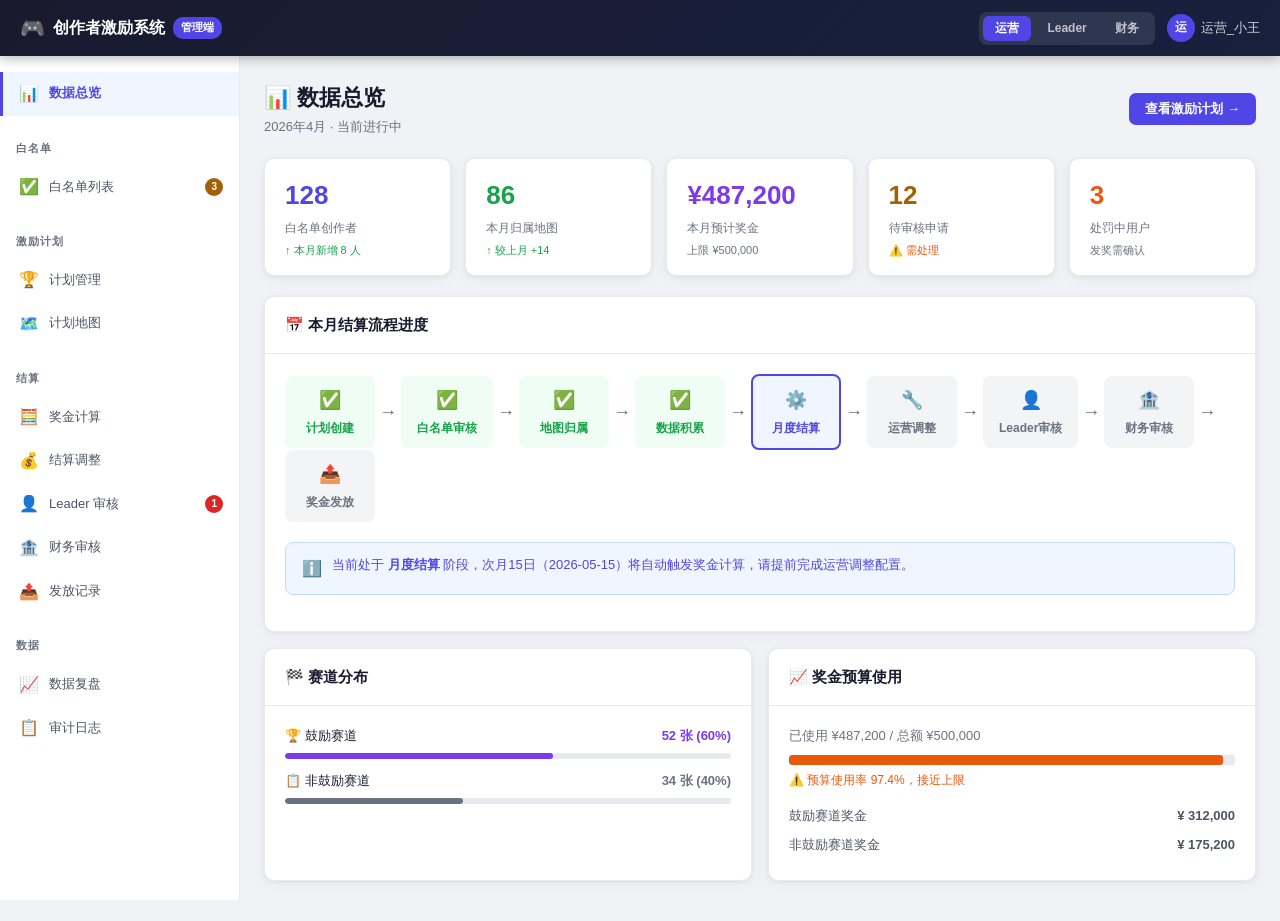
<file: prd/admin.html>
<!DOCTYPE html>
<html lang="zh-CN">
<head>
<meta charset="UTF-8"/>
<meta name="viewport" content="width=device-width,initial-scale=1.0"/>
<title>创作者激励系统 — 管理端</title>

<style>
*,*::before,*::after{box-sizing:border-box;margin:0;padding:0}
:root{
  --primary:#4f46e5;--primary-dark:#4338ca;--primary-light:#eff6ff;
  --green:#16a34a;--green-light:#f0fdf4;--green-border:#bbf7d0;
  --red:#dc2626;--red-light:#fef2f2;--red-border:#fecaca;
  --orange:#ea580c;--orange-light:#fff7ed;--orange-border:#fed7aa;
  --yellow:#a16207;--yellow-light:#fef9c3;--yellow-border:#fde68a;
  --purple:#7c3aed;--purple-light:#faf5ff;
  --gray:#6b7280;--gray-light:#f3f4f6;--gray-border:#e8eaf0;
  --text:#1a1a2e;--text2:#374151;--text3:#4b5563;--text4:#6b7280;
  --bg:#f0f2f5;--white:#fff;
  --sidebar:240px;--topbar:56px;
  --radius:10px;--shadow:0 1px 4px rgba(0,0,0,.06),0 4px 16px rgba(0,0,0,.04);
}
body{font-family:-apple-system,BlinkMacSystemFont,'Segoe UI','PingFang SC','Microsoft YaHei',sans-serif;background:var(--bg);color:var(--text);line-height:1.6;overflow-x:hidden}
a{text-decoration:none;color:inherit}
button{cursor:pointer;font-family:inherit}
input,select,textarea{font-family:inherit}

/* ===== TOPBAR ===== */
.topbar{position:fixed;top:0;left:0;right:0;height:var(--topbar);z-index:200;
  background:linear-gradient(135deg,#1a1a2e 0%,#16213e 100%);
  display:flex;align-items:center;padding:0 20px;gap:16px;
  box-shadow:0 2px 12px rgba(0,0,0,.3)}
.topbar-brand{display:flex;align-items:center;gap:8px;flex-shrink:0}
.topbar-brand .icon{font-size:20px}
.topbar-brand .title{color:#fff;font-size:16px;font-weight:700}
.topbar-brand .badge{background:var(--primary);color:#fff;font-size:11px;padding:2px 8px;border-radius:10px}
.topbar-right{margin-left:auto;display:flex;align-items:center;gap:12px}
.topbar-role{display:flex;gap:4px;background:rgba(255,255,255,.1);border-radius:8px;padding:4px}
.role-btn{padding:4px 12px;border:none;background:transparent;color:rgba(255,255,255,.7);border-radius:6px;font-size:12px;font-weight:600;transition:all .2s}
.role-btn.active{background:var(--primary);color:#fff}
.topbar-user{color:rgba(255,255,255,.8);font-size:13px;display:flex;align-items:center;gap:6px}
.topbar-user .avatar{width:28px;height:28px;border-radius:50%;background:var(--primary);display:flex;align-items:center;justify-content:center;font-size:12px;font-weight:700;color:#fff}

/* ===== SIDEBAR ===== */
.sidebar{position:fixed;top:var(--topbar);left:0;width:var(--sidebar);height:calc(100vh - var(--topbar));
  background:var(--white);border-right:1px solid var(--gray-border);overflow-y:auto;z-index:100}
.sidebar-section{padding:16px 0 8px}
.sidebar-label{font-size:11px;font-weight:700;color:var(--text4);text-transform:uppercase;letter-spacing:1px;padding:0 16px 8px}
.nav-item{display:flex;align-items:center;gap:10px;padding:9px 16px;font-size:13px;font-weight:500;color:var(--text3);
  border-left:3px solid transparent;transition:all .2s;cursor:pointer}
.nav-item:hover{background:var(--gray-light);color:var(--primary)}
.nav-item.active{background:var(--primary-light);color:var(--primary);border-left-color:var(--primary);font-weight:600}
.nav-item .nav-icon{font-size:16px;flex-shrink:0}
.nav-badge{margin-left:auto;background:var(--red);color:#fff;font-size:10px;font-weight:700;padding:1px 6px;border-radius:10px}
.nav-badge.yellow{background:var(--yellow)}
.nav-badge.blue{background:var(--primary)}

/* ===== MAIN ===== */
.main{margin-left:var(--sidebar);margin-top:var(--topbar);min-height:calc(100vh - var(--topbar));padding:24px}

/* ===== PAGE ===== */
.page{display:none}
.page.active{display:block}

/* ===== PAGE HEADER ===== */
.page-header{display:flex;align-items:center;justify-content:space-between;margin-bottom:20px;flex-wrap:wrap;gap:12px}
.page-title{font-size:22px;font-weight:800;color:var(--text)}
.page-subtitle{font-size:13px;color:var(--text4);margin-top:2px}

/* ===== STATS ROW ===== */
.stats-row{display:grid;grid-template-columns:repeat(5,1fr);gap:14px;margin-bottom:20px}
.stat-card{background:var(--white);border-radius:var(--radius);padding:16px 20px;box-shadow:var(--shadow);border:1px solid var(--gray-border)}
.stat-num{font-size:26px;font-weight:800;color:var(--text)}
.stat-label{font-size:12px;color:var(--text4);margin-top:2px}
.stat-trend{font-size:11px;margin-top:4px}
.stat-card.c-blue .stat-num{color:var(--primary)}
.stat-card.c-green .stat-num{color:var(--green)}
.stat-card.c-red .stat-num{color:var(--red)}
.stat-card.c-orange .stat-num{color:var(--orange)}
.stat-card.c-yellow .stat-num{color:var(--yellow)}
.stat-card.c-purple .stat-num{color:var(--purple)}

/* ===== CARD ===== */
.card{background:var(--white);border-radius:var(--radius);box-shadow:var(--shadow);border:1px solid var(--gray-border);margin-bottom:16px;overflow:hidden}
.card-header{display:flex;align-items:center;justify-content:space-between;padding:16px 20px;border-bottom:1px solid var(--gray-border);flex-wrap:wrap;gap:10px}
.card-title{font-size:15px;font-weight:700;color:var(--text)}
.card-body{padding:20px}
.card-body.no-pad{padding:0}

/* ===== TOOLBAR ===== */
.toolbar{display:flex;align-items:center;gap:10px;flex-wrap:wrap}
.search-input{padding:7px 12px;border:1px solid var(--gray-border);border-radius:7px;font-size:13px;color:var(--text2);width:200px;outline:none;transition:border .2s}
.search-input:focus{border-color:var(--primary)}
.filter-select{padding:7px 10px;border:1px solid var(--gray-border);border-radius:7px;font-size:13px;color:var(--text2);background:var(--white);outline:none}

/* ===== TABLE ===== */
.table-wrap{overflow-x:auto}
table{width:100%;border-collapse:collapse;font-size:13px}
th{background:var(--gray-light);padding:10px 16px;text-align:left;font-weight:600;color:var(--text2);border-bottom:2px solid var(--gray-border);white-space:nowrap}
td{padding:10px 16px;border-bottom:1px solid #f0f2f5;color:var(--text3);vertical-align:middle}
tr:hover td{background:#fafbfc}
tr.row-punish td{background:var(--orange-light)!important}
tr.row-removed td{background:var(--gray-light)!important;opacity:.7}

/* ===== BADGES ===== */
.badge{display:inline-block;padding:2px 10px;border-radius:12px;font-size:12px;font-weight:600}
.badge-normal{background:var(--green-light);color:var(--green)}
.badge-pending{background:var(--yellow-light);color:var(--yellow)}
.badge-active{background:var(--primary-light);color:var(--primary)}
.badge-punish{background:var(--orange-light);color:var(--orange)}
.badge-fail{background:var(--red-light);color:var(--red)}
.badge-success{background:var(--green-light);color:var(--green)}
.badge-settle{background:var(--purple-light);color:var(--purple)}
.badge-removed{background:var(--gray-light);color:var(--gray)}
.badge-yellow{background:var(--yellow-light);color:var(--yellow)}
.badge-gray{background:var(--gray-light);color:var(--text4)}
.badge-review{background:#e0f2fe;color:#0369a1}
.badge-finance{background:#fdf4ff;color:#9333ea}
.badge-paid{background:var(--green-light);color:var(--green)}

.rank-badge{display:inline-block;padding:2px 8px;border-radius:10px;font-size:11px;font-weight:700}
.rank-bronze{background:#fff7ed;color:#92400e}
.rank-silver{background:var(--gray-light);color:var(--text2)}
.rank-gold{background:var(--yellow-light);color:var(--yellow)}
.rank-diamond{background:var(--primary-light);color:#1d4ed8}
.rank-master{background:var(--purple-light);color:var(--purple)}

.track-badge{display:inline-block;padding:2px 8px;border-radius:10px;font-size:11px;font-weight:700}
.track-encourage{background:var(--purple-light);color:var(--purple)}
.track-normal{background:var(--gray-light);color:var(--gray)}

/* ===== BUTTONS ===== */
.btn{padding:7px 16px;border-radius:7px;border:none;font-size:13px;font-weight:600;transition:all .2s;display:inline-flex;align-items:center;gap:5px}
.btn-primary{background:var(--primary);color:#fff}.btn-primary:hover{background:var(--primary-dark)}
.btn-green{background:var(--green);color:#fff}.btn-green:hover{background:#15803d}
.btn-red{background:var(--red);color:#fff}.btn-red:hover{background:#b91c1c}
.btn-orange{background:var(--orange);color:#fff}.btn-orange:hover{background:#c2410c}
.btn-gray{background:var(--gray-light);color:var(--text2);border:1px solid var(--gray-border)}.btn-gray:hover{background:#e5e7eb}
.btn-outline{background:transparent;color:var(--primary);border:1px solid var(--primary)}.btn-outline:hover{background:var(--primary-light)}
.btn-lg{padding:10px 24px;font-size:14px}
.btn-sm{padding:3px 10px;border-radius:5px;border:none;font-size:12px;font-weight:600;transition:all .2s;cursor:pointer}
.btn-sm.g{background:#dcfce7;color:var(--green)}.btn-sm.g:hover{background:var(--green-border)}
.btn-sm.r{background:#fee2e2;color:var(--red)}.btn-sm.r:hover{background:var(--red-border)}
.btn-sm.b{background:var(--primary-light);color:var(--primary)}.btn-sm.b:hover{background:#dbeafe}
.btn-sm.o{background:var(--orange-light);color:var(--orange)}.btn-sm.o:hover{background:var(--orange-border)}
.btn-sm.gray{background:var(--gray-light);color:var(--gray)}.btn-sm.gray:hover{background:#e5e7eb}
.btn-sm.p{background:var(--purple-light);color:var(--purple)}.btn-sm.p:hover{background:#ede9fe}

/* ===== ALERT ===== */
.alert{display:flex;align-items:flex-start;gap:10px;padding:12px 16px;border-radius:8px;margin-bottom:16px;font-size:13px}
.alert-warn{background:var(--orange-light);border:1px solid var(--orange-border);color:var(--orange)}
.alert-info{background:var(--primary-light);border:1px solid #bfdbfe;color:var(--primary)}
.alert-success{background:var(--green-light);border:1px solid var(--green-border);color:var(--green)}
.alert-error{background:var(--red-light);border:1px solid var(--red-border);color:var(--red)}
.alert-icon{font-size:16px;flex-shrink:0;margin-top:1px}

/* ===== FORM ===== */
.form-grid{display:grid;grid-template-columns:1fr 1fr;gap:16px}
.form-grid-3{display:grid;grid-template-columns:1fr 1fr 1fr;gap:16px}
.form-group{display:flex;flex-direction:column;gap:6px}
.form-group.full{grid-column:1/-1}
.form-label{font-size:13px;font-weight:600;color:var(--text2)}
.form-label .req{color:var(--red)}
.form-input{padding:8px 12px;border:1px solid var(--gray-border);border-radius:7px;font-size:13px;color:var(--text2);outline:none;transition:border .2s}
.form-input:focus{border-color:var(--primary)}
.form-select{padding:8px 12px;border:1px solid var(--gray-border);border-radius:7px;font-size:13px;color:var(--text2);background:var(--white);outline:none}
.form-hint{font-size:12px;color:var(--text4)}
.form-section{margin-bottom:20px}
.form-section-title{font-size:14px;font-weight:700;color:var(--text2);margin-bottom:12px;padding-bottom:8px;border-bottom:1px solid var(--gray-border)}

/* ===== MODAL ===== */
.modal-overlay{display:none;position:fixed;inset:0;background:rgba(0,0,0,.5);z-index:1000;align-items:center;justify-content:center}
.modal-overlay.show{display:flex}
.modal{background:var(--white);border-radius:14px;width:520px;max-width:95vw;max-height:90vh;overflow-y:auto;box-shadow:0 20px 60px rgba(0,0,0,.3)}
.modal-lg{width:680px}
.modal-header{display:flex;align-items:center;justify-content:space-between;padding:18px 24px;border-bottom:1px solid var(--gray-border)}
.modal-header-title{font-size:16px;font-weight:700;color:var(--text)}
.modal-close{background:none;border:none;font-size:20px;color:var(--text4);cursor:pointer;line-height:1}
.modal-body{padding:20px 24px}
.modal-footer{padding:14px 24px;border-top:1px solid var(--gray-border);display:flex;justify-content:flex-end;gap:10px;background:var(--gray-light)}

/* ===== SNAPSHOT ===== */
.snapshot-grid{display:grid;grid-template-columns:repeat(3,1fr);gap:10px;margin-top:12px}
.snapshot-item{background:var(--gray-light);border-radius:8px;padding:12px;text-align:center}
.snapshot-val{font-size:18px;font-weight:800;color:var(--text)}
.snapshot-key{font-size:12px;color:var(--text4);margin-top:2px}

/* ===== PLAN CARDS ===== */
.plan-grid{display:grid;grid-template-columns:repeat(3,1fr);gap:16px}
.plan-card{border-radius:var(--radius);border:1px solid var(--gray-border);overflow:hidden;background:var(--white)}
.plan-card-header{padding:14px 16px;display:flex;align-items:center;justify-content:space-between}
.plan-card-name{font-size:14px;font-weight:700;color:var(--text)}
.plan-card-body{padding:0 16px 12px}
.plan-row{display:flex;justify-content:space-between;padding:7px 0;font-size:13px;color:var(--text3);border-bottom:1px dashed #f0f2f5}
.plan-row:last-child{border-bottom:none}
.plan-row strong{color:var(--text2)}
.plan-card-footer{padding:12px 16px;background:var(--gray-light);display:flex;gap:8px;border-top:1px solid var(--gray-border)}
.plan-active{border-color:#bfdbfe}.plan-active .plan-card-header{background:var(--primary-light)}
.plan-pending{border-color:var(--yellow-border)}.plan-pending .plan-card-header{background:var(--yellow-light)}
.plan-done{border-color:var(--green-border)}.plan-done .plan-card-header{background:var(--green-light)}
.plan-settle{border-color:#e9d5ff}.plan-settle .plan-card-header{background:var(--purple-light)}

/* ===== REVIEW PANEL ===== */
.review-stats{display:grid;grid-template-columns:repeat(4,1fr);gap:12px;margin-bottom:16px}
.review-stat{background:var(--gray-light);border-radius:8px;padding:14px;text-align:center}
.review-stat-num{font-size:22px;font-weight:800;color:var(--text)}
.review-stat-label{font-size:12px;color:var(--text4);margin-top:2px}

/* ===== AUDIT LOG ===== */
.audit-log{max-height:300px;overflow-y:auto}
.audit-item{display:flex;gap:12px;padding:10px 0;border-bottom:1px dashed var(--gray-border)}
.audit-item:last-child{border-bottom:none}
.audit-time{font-size:12px;color:var(--text4);flex-shrink:0;min-width:130px}
.audit-content{font-size:13px;color:var(--text3)}
.audit-op{font-weight:600;color:var(--primary)}

/* ===== RULE CONFIG ===== */
.rule-config-grid{display:grid;grid-template-columns:1fr 1fr;gap:16px}
.rule-config-item{background:var(--gray-light);border-radius:8px;padding:16px;border:1px solid var(--gray-border)}
.rule-config-label{font-size:13px;font-weight:600;color:var(--text2);margin-bottom:8px}
.rule-config-value{display:flex;align-items:center;gap:8px}
.rule-config-input{padding:6px 10px;border:1px solid var(--gray-border);border-radius:6px;font-size:14px;font-weight:700;color:var(--text);width:80px;text-align:center;outline:none}
.rule-config-unit{font-size:13px;color:var(--text4)}

/* ===== PROGRESS ===== */
.progress-bar{height:6px;background:var(--gray-border);border-radius:3px;overflow:hidden;margin-top:6px}
.progress-fill{height:100%;border-radius:3px;background:var(--primary);transition:width .5s}

/* ===== TOAST ===== */
.toast{position:fixed;bottom:32px;left:50%;transform:translateX(-50%) translateY(20px);
  background:var(--text);color:#fff;padding:10px 24px;border-radius:24px;
  font-size:14px;font-weight:600;opacity:0;transition:all .3s;z-index:9999;pointer-events:none;white-space:nowrap}
.toast.show{opacity:1;transform:translateX(-50%) translateY(0)}
.toast.success{background:var(--green)}
.toast.error{background:var(--red)}
.toast.warn{background:var(--orange)}

/* ===== EMPTY ===== */
.empty-state{text-align:center;padding:48px 20px;color:var(--text4)}
.empty-icon{font-size:40px;margin-bottom:12px}
.empty-text{font-size:14px}

/* ===== DIVIDER ===== */
.divider{height:1px;background:var(--gray-border);margin:16px 0}

/* ===== INLINE EDIT ===== */
.inline-edit{display:inline-flex;align-items:center;gap:6px}
.inline-input{padding:3px 8px;border:1px solid var(--primary);border-radius:5px;font-size:13px;width:90px;outline:none}

/* ===== STEP FLOW ===== */
.step-flow{display:flex;align-items:center;gap:0;margin-bottom:20px;flex-wrap:wrap}
.step-node{display:flex;flex-direction:column;align-items:center;gap:4px;padding:10px 16px;border-radius:8px;min-width:90px;text-align:center;font-size:12px;font-weight:600}
.step-arrow{color:var(--gray);font-size:18px;padding:0 4px}
.step-node.done{background:var(--green-light);color:var(--green)}
.step-node.current{background:var(--primary-light);color:var(--primary);border:2px solid var(--primary)}
.step-node.todo{background:var(--gray-light);color:var(--text4)}
.step-node .step-icon{font-size:18px}

/* ===== SCROLLBAR ===== */
::-webkit-scrollbar{width:5px;height:5px}
::-webkit-scrollbar-track{background:var(--gray-light)}
::-webkit-scrollbar-thumb{background:#d1d5db;border-radius:3px}

/* ===== RESPONSIVE ===== */
@media(max-width:1100px){.stats-row{grid-template-columns:repeat(3,1fr)}}
@media(max-width:800px){
  .sidebar{display:none}
  .main{margin-left:0}
  .plan-grid{grid-template-columns:1fr}
  .stats-row{grid-template-columns:repeat(2,1fr)}
  .form-grid,.form-grid-3{grid-template-columns:1fr}
}
</style>
</head>
<body>

<!-- ===== TOPBAR ===== -->
<header class="topbar">
  <div class="topbar-brand">
    <span class="icon">🎮</span>
    <span class="title">创作者激励系统</span>
    <span class="badge">管理端</span>
  </div>
  <div class="topbar-right">
    <div class="topbar-role">
      <button class="role-btn active" onclick="switchRole('ops',this)">运营</button>
      <button class="role-btn" onclick="switchRole('leader',this)">Leader</button>
      <button class="role-btn" onclick="switchRole('finance',this)">财务</button>
    </div>
    <div class="topbar-user">
      <div class="avatar" id="userAvatar">运</div>
      <span id="userName">运营_小王</span>
    </div>
  </div>
</header>

<!-- ===== SIDEBAR ===== -->
<aside class="sidebar">
  <div class="sidebar-section">
    <div class="nav-item active" onclick="navTo('dashboard',this)"><span class="nav-icon">📊</span> 数据总览</div>
  </div>
  <div class="sidebar-section">
    <div class="sidebar-label">白名单</div>
    <div class="nav-item" onclick="navTo('whitelist',this)">
      <span class="nav-icon">✅</span> 白名单列表
      <span class="nav-badge yellow" id="badge-pending">12</span>
    </div>
  </div>
  <div class="sidebar-section">
    <div class="sidebar-label">激励计划</div>
    <div class="nav-item" onclick="navTo('incentive',this)"><span class="nav-icon">🏆</span> 计划管理</div>
    <div class="nav-item" onclick="navTo('maps',this)"><span class="nav-icon">🗺️</span> 计划地图</div>
  </div>
  <div class="sidebar-section">
    <div class="sidebar-label">结算</div>
    <div class="nav-item" onclick="navTo('calc',this)"><span class="nav-icon">🧮</span> 奖金计算</div>
    <div class="nav-item" onclick="navTo('bonus-adjust',this)"><span class="nav-icon">💰</span> 结算调整</div>
    <div class="nav-item" onclick="navTo('leader-review',this)">
      <span class="nav-icon">👤</span> Leader 审核
      <span class="nav-badge" id="badge-leader">1</span>
    </div>
    <div class="nav-item" onclick="navTo('finance-review',this)"><span class="nav-icon">🏦</span> 财务审核</div>
    <div class="nav-item" onclick="navTo('payout',this)"><span class="nav-icon">📤</span> 发放记录</div>
  </div>
  <div class="sidebar-section">
    <div class="sidebar-label">数据</div>
    <div class="nav-item" onclick="navTo('analytics',this)"><span class="nav-icon">📈</span> 数据复盘</div>
    <div class="nav-item" onclick="navTo('audit',this)"><span class="nav-icon">📋</span> 审计日志</div>
  </div>
</aside>

<!-- ===== MAIN ===== -->
<main class="main">

<!-- ======== 数据总览 ======== -->
<div id="page-dashboard" class="page active">
  <div class="page-header">
    <div>
      <div class="page-title">📊 数据总览</div>
      <div class="page-subtitle">2026年4月 · 当前进行中</div>
    </div>
    <button class="btn btn-primary" onclick="navTo('incentive',null)">查看激励计划 →</button>
  </div>

  <div class="stats-row">
    <div class="stat-card c-blue">
      <div class="stat-num">128</div>
      <div class="stat-label">白名单创作者</div>
      <div class="stat-trend" style="color:var(--green)">↑ 本月新增 8 人</div>
    </div>
    <div class="stat-card c-green">
      <div class="stat-num">86</div>
      <div class="stat-label">本月归属地图</div>
      <div class="stat-trend" style="color:var(--green)">↑ 较上月 +14</div>
    </div>
    <div class="stat-card c-purple">
      <div class="stat-num">¥487,200</div>
      <div class="stat-label">本月预计奖金</div>
      <div class="stat-trend" style="color:var(--text4)">上限 ¥500,000</div>
    </div>
    <div class="stat-card c-yellow">
      <div class="stat-num">12</div>
      <div class="stat-label">待审核申请</div>
      <div class="stat-trend" style="color:var(--orange)">⚠️ 需处理</div>
    </div>
    <div class="stat-card c-orange">
      <div class="stat-num">3</div>
      <div class="stat-label">处罚中用户</div>
      <div class="stat-trend" style="color:var(--text4)">发奖需确认</div>
    </div>
  </div>

  <!-- 流程进度 -->
  <div class="card">
    <div class="card-header"><span class="card-title">📅 本月结算流程进度</span></div>
    <div class="card-body">
      <div class="step-flow">
        <div class="step-node done"><span class="step-icon">✅</span>计划创建</div>
        <div class="step-arrow">→</div>
        <div class="step-node done"><span class="step-icon">✅</span>白名单审核</div>
        <div class="step-arrow">→</div>
        <div class="step-node done"><span class="step-icon">✅</span>地图归属</div>
        <div class="step-arrow">→</div>
        <div class="step-node done"><span class="step-icon">✅</span>数据积累</div>
        <div class="step-arrow">→</div>
        <div class="step-node current"><span class="step-icon">⚙️</span>月度结算</div>
        <div class="step-arrow">→</div>
        <div class="step-node todo"><span class="step-icon">🔧</span>运营调整</div>
        <div class="step-arrow">→</div>
        <div class="step-node todo"><span class="step-icon">👤</span>Leader审核</div>
        <div class="step-arrow">→</div>
        <div class="step-node todo"><span class="step-icon">🏦</span>财务审核</div>
        <div class="step-arrow">→</div>
        <div class="step-node todo"><span class="step-icon">📤</span>奖金发放</div>
      </div>
      <div class="alert alert-info">
        <span class="alert-icon">ℹ️</span>
        <span>当前处于 <strong>月度结算</strong> 阶段，次月15日（2026-05-15）将自动触发奖金计算，请提前完成运营调整配置。</span>
      </div>
    </div>
  </div>

  <!-- 赛道分布 -->
  <div style="display:grid;grid-template-columns:1fr 1fr;gap:16px">
    <div class="card">
      <div class="card-header"><span class="card-title">🏁 赛道分布</span></div>
      <div class="card-body">
        <div style="display:flex;flex-direction:column;gap:12px">
          <div>
            <div style="display:flex;justify-content:space-between;font-size:13px;margin-bottom:4px">
              <span>🏆 鼓励赛道</span><strong style="color:var(--purple)">52 张 (60%)</strong>
            </div>
            <div class="progress-bar"><div class="progress-fill" style="width:60%;background:var(--purple)"></div></div>
          </div>
          <div>
            <div style="display:flex;justify-content:space-between;font-size:13px;margin-bottom:4px">
              <span>📋 非鼓励赛道</span><strong style="color:var(--gray)">34 张 (40%)</strong>
            </div>
            <div class="progress-bar"><div class="progress-fill" style="width:40%;background:var(--gray)"></div></div>
          </div>
        </div>
      </div>
    </div>
    <div class="card">
      <div class="card-header"><span class="card-title">📈 奖金预算使用</span></div>
      <div class="card-body">
        <div style="font-size:13px;color:var(--text4);margin-bottom:8px">已使用 ¥487,200 / 总额 ¥500,000</div>
        <div class="progress-bar" style="height:10px"><div class="progress-fill" style="width:97.4%;background:var(--orange)"></div></div>
        <div style="font-size:12px;color:var(--orange);margin-top:6px">⚠️ 预算使用率 97.4%，接近上限</div>
        <div style="margin-top:12px;font-size:13px;color:var(--text3)">
          <div style="display:flex;justify-content:space-between;padding:4px 0">
            <span>鼓励赛道奖金</span><strong>¥ 312,000</strong>
          </div>
          <div style="display:flex;justify-content:space-between;padding:4px 0">
            <span>非鼓励赛道奖金</span><strong>¥ 175,200</strong>
          </div>
        </div>
      </div>
    </div>
  </div>
</div>

<!-- ======== 白名单列表 ======== -->
<div id="page-whitelist" class="page">
  <div class="page-header">
    <div>
      <div class="page-title">✅ 白名单管理</div>
      <div class="page-subtitle">创作者资格审核与管理</div>
    </div>
    <div style="display:flex;gap:8px">
      <button class="btn btn-gray" onclick="navTo('wl-rule',this)">⚙️ 审核规则</button>
      <button class="btn btn-primary" onclick="openModal('modal-add-white')">＋ 人工加白</button>
    </div>
  </div>

  <div class="stats-row" style="grid-template-columns:repeat(6,1fr)">
    <div class="stat-card"><div class="stat-num" id="stat-total-count">12</div><div class="stat-label">总记录</div></div>
    <div class="stat-card c-yellow"><div class="stat-num" id="stat-pending-count">3</div><div class="stat-label">待审核</div></div>
    <div class="stat-card c-green"><div class="stat-num" id="stat-normal-count">5</div><div class="stat-label">已加入</div></div>
    <div class="stat-card c-red"><div class="stat-num" id="stat-fail-count">1</div><div class="stat-label">已拒绝</div></div>
    <div class="stat-card c-orange"><div class="stat-num" id="stat-punish-count">3</div><div class="stat-label">处罚中</div></div>
    <div class="stat-card" style="background:var(--gray-light)"><div class="stat-num" id="stat-removed-count">0</div><div class="stat-label">已移除</div></div>
  </div>

  <!-- 子页签 -->
  <div style="display:flex;gap:0;margin-bottom:16px;background:var(--white);border-radius:var(--radius);border:1px solid var(--gray-border);overflow:hidden;box-shadow:var(--shadow)">
    <button class="wl-tab active" data-tab="all" onclick="switchWlTab('all',this)" style="flex:1;padding:11px 0;border:none;background:transparent;font-size:13px;font-weight:600;color:var(--text3);cursor:pointer;border-bottom:3px solid transparent;transition:all .2s">全部</button>
    <button class="wl-tab" data-tab="pending" onclick="switchWlTab('pending',this)" style="flex:1;padding:11px 0;border:none;background:transparent;font-size:13px;font-weight:600;color:var(--text3);cursor:pointer;border-bottom:3px solid transparent;transition:all .2s">⏳ 待人工审核 <span id="wl-tab-badge-pending" style="background:var(--yellow);color:#fff;font-size:10px;padding:1px 6px;border-radius:10px;margin-left:4px">3</span></button>
    <button class="wl-tab" data-tab="normal" onclick="switchWlTab('normal',this)" style="flex:1;padding:11px 0;border:none;background:transparent;font-size:13px;font-weight:600;color:var(--text3);cursor:pointer;border-bottom:3px solid transparent;transition:all .2s">✅ 已加入</button>
    <button class="wl-tab" data-tab="punish" onclick="switchWlTab('punish',this)" style="flex:1;padding:11px 0;border:none;background:transparent;font-size:13px;font-weight:600;color:var(--text3);cursor:pointer;border-bottom:3px solid transparent;transition:all .2s">⚠️ 处罚中</button>
    <button class="wl-tab" data-tab="removed" onclick="switchWlTab('removed',this)" style="flex:1;padding:11px 0;border:none;background:transparent;font-size:13px;font-weight:600;color:var(--text3);cursor:pointer;border-bottom:3px solid transparent;transition:all .2s">🚫 已移除</button>
    <button class="wl-tab" data-tab="fail" onclick="switchWlTab('fail',this)" style="flex:1;padding:11px 0;border:none;background:transparent;font-size:13px;font-weight:600;color:var(--text3);cursor:pointer;border-bottom:3px solid transparent;transition:all .2s">❌ 已拒绝</button>
  </div>

  <div class="card">
    <div class="card-header">
      <span class="card-title" id="wl-tab-title">全部列表</span>
      <div class="toolbar">
        <input class="search-input" placeholder="🔍 搜索用户昵称/ID..." oninput="filterWhitelist(this.value)" id="wl-search"/>
        <select class="filter-select" onchange="filterWlRank(this.value)">
          <option value="">全部段位</option>
          <option value="bronze">青铜</option>
          <option value="silver">白银</option>
          <option value="gold">黄金</option>
          <option value="diamond">钻石</option>
          <option value="master">大师</option>
        </select>
        <select class="filter-select" onchange="filterWlSource(this.value)">
          <option value="">全部来源</option>
          <option value="申请">用户申请</option>
          <option value="人工加白">人工加白</option>
        </select>
      </div>
    </div>
      <div class="card-body no-pad">
        <!-- 批量操作栏 -->
        <div id="wl-batch-bar" style="display:none;padding:10px 16px;background:var(--primary-light);border-bottom:1px solid var(--gray-border);align-items:center;gap:12px">
          <span id="wl-batch-count" style="font-size:13px;font-weight:600;color:var(--primary)">0 项已选中</span>
          <div style="display:flex;gap:8px;margin-left:auto">
            <button class="btn btn-green" id="batch-approve-btn" onclick="batchApprove()" style="display:none">✅ 批量通过</button>
            <button class="btn btn-red" id="batch-reject-btn" onclick="batchReject()" style="display:none">❌ 批量拒绝</button>
            <button class="btn btn-gray" id="batch-remove-btn" onclick="batchRemove()" style="display:none">🚫 批量移除</button>
            <button class="btn btn-green" id="batch-restore-btn" onclick="batchRestore()" style="display:none">↩ 批量恢复</button>
            <button class="btn btn-orange" id="batch-unpunish-btn" onclick="batchUnpunish()" style="display:none">🔓 批量解除处罚</button>
            <button class="btn btn-gray" onclick="clearWlSelection()">取消选择</button>
          </div>
        </div>
        <div class="table-wrap">
          <table id="whitelist-table">
            <thead>
              <tr><th style="width:36px"><input type="checkbox" id="wl-check-all" onchange="toggleAllWl(this.checked)" style="cursor:pointer"/></th><th>用户昵称</th><th>段位</th><th>地图数</th><th>游玩次数</th><th>游玩人数</th><th>申请时间</th><th>来源</th><th>状态</th><th>操作</th></tr>
            </thead>
            <tbody id="whitelist-tbody"></tbody>
          </table>
        </div>
      </div>
    </div>

  <!-- 历史操作记录 -->
  <div class="card" style="margin-top:20px">
    <div class="card-header">
      <span class="card-title">📋 历史操作记录</span>
      <span style="font-size:12px;color:var(--text4)">记录每一条白名单的状态变更操作</span>
    </div>
    <div class="card-body no-pad">
      <div class="table-wrap">
        <table id="wl-op-log-table">
          <thead>
            <tr><th style="width:140px">操作时间</th><th style="width:90px">操作人</th><th>创作者</th><th style="width:90px">原状态</th><th style="width:30px">→</th><th style="width:90px">新状态</th><th>备注</th></tr>
          </thead>
          <tbody id="wl-op-log-tbody">
            <tr><td colspan="7" style="text-align:center;padding:24px;color:var(--text4)">暂无操作记录</td></tr>
          </tbody>
        </table>
      </div>
    </div>
  </div>
</div>

<!-- ======== 审核规则配置 ======== -->
<div id="page-wl-rule" class="page">
  <div class="page-header">
    <div>
      <div class="page-title">⚙️ 审核规则配置</div>
      <div class="page-subtitle">白名单自动审核条件，修改后不回溯，仅对新申请生效</div>
    </div>
    <button class="btn btn-outline" onclick="navTo('whitelist',null)">← 返回白名单</button>
  </div>

  <div class="alert alert-warn">
    <span class="alert-icon">⚠️</span>
    <span><strong>注意：</strong>规则修改后不回溯，已通过的白名单用户不受影响，仅新提交的申请按新规则审核。</span>
  </div>

  <div class="card">
    <div class="card-header"><span class="card-title">自动审核条件</span></div>
    <div class="card-body">
      <div class="rule-config-grid">
        <div class="rule-config-item">
          <div class="rule-config-label">🎖️ 最低段位要求</div>
          <div class="rule-config-value">
            <select class="form-select" id="rule-rank" style="width:120px">
              <option value="bronze">青铜</option>
              <option value="silver" selected>白银</option>
              <option value="gold">黄金</option>
              <option value="diamond">钻石</option>
            </select>
            <span class="rule-config-unit">及以上</span>
          </div>
          <div class="form-hint" style="margin-top:6px">客户端提交时先校验，不满足直接拦截</div>
        </div>
        <div class="rule-config-item">
          <div class="rule-config-label">🗺️ 最少发布地图数</div>
          <div class="rule-config-value">
            <input class="rule-config-input" id="rule-map-count" type="number" value="3" min="1"/>
            <span class="rule-config-unit">张</span>
          </div>
          <div class="form-hint" style="margin-top:6px">已发布且审核通过的地图数量</div>
        </div>
        <div class="rule-config-item">
          <div class="rule-config-label">🎮 最低游玩次数</div>
          <div class="rule-config-value">
            <input class="rule-config-input" id="rule-play-count" type="number" value="500" min="0"/>
            <span class="rule-config-unit">次</span>
          </div>
          <div class="form-hint" style="margin-top:6px">所有地图累计游玩次数</div>
        </div>
        <div class="rule-config-item">
          <div class="rule-config-label">👥 最低游玩人数</div>
          <div class="rule-config-value">
            <input class="rule-config-input" id="rule-player-count" type="number" value="200" min="0"/>
            <span class="rule-config-unit">人</span>
          </div>
          <div class="form-hint" style="margin-top:6px">所有地图累计游玩人数</div>
        </div>
      </div>
      <div class="divider"></div>
      <div class="form-section-title">固定规则（不可修改）</div>
      <div style="display:flex;flex-direction:column;gap:8px">
        <div class="alert alert-info" style="margin:0">
          <span class="alert-icon">🔒</span>
          <span>规则修改后<strong>不回溯</strong>，已通过的白名单用户不受影响</span>
        </div>
        <div class="alert alert-info" style="margin:0">
          <span class="alert-icon">🔒</span>
          <span>人工加白可<strong>跳过段位校验</strong>，但用户仍需游戏内签约才能参与激励</span>
        </div>
      </div>
    </div>
  </div>

  <!-- 改动日志 -->
  <div class="card" style="margin-top:20px">
    <div class="card-header">
      <span class="card-title">📋 改动日志</span>
      <span style="font-size:12px;color:var(--text4)">记录每次规则修改的操作人、时间和变更内容</span>
    </div>
    <div class="card-body no-pad">
      <div class="table-wrap">
        <table id="rule-change-log-table">
          <thead>
            <tr><th style="width:140px">操作时间</th><th style="width:100px">操作人</th><th>变更内容</th><th style="width:100px">审批状态</th></tr>
          </thead>
          <tbody id="rule-change-log-tbody">
            <tr><td colspan="4" style="text-align:center;padding:24px;color:var(--text4)">暂无改动记录</td></tr>
          </tbody>
        </table>
      </div>
    </div>
  </div>

  <!-- 提交审核确认弹窗触发区 -->
  <div style="display:flex;justify-content:flex-end;gap:12px;margin-top:20px">
    <button class="btn btn-gray" onclick="resetRuleConfig()">↩ 重置</button>
    <button class="btn btn-primary" onclick="submitRuleForApproval()">📤 保存并提交审核</button>
  </div>
</div>

<!-- ======== 激励计划 ======== -->
<div id="page-incentive" class="page">
  <div class="page-header">
    <div>
      <div class="page-title">🏆 激励计划管理</div>
      <div class="page-subtitle">月度激励活动配置与管理</div>
    </div>
    <button class="btn btn-primary" onclick="openModal('modal-create-plan')">＋ 创建计划</button>
  </div>

  <!-- 进行中计划详情 -->
  <div class="card" style="border:2px solid var(--primary);margin-bottom:20px">
    <div class="card-header" style="background:linear-gradient(135deg,var(--primary-light),#e0e7ff)">
      <div>
        <span class="card-title" style="color:var(--primary)">🔥 当前进行中：2026年4月激励计划</span>
        <div style="font-size:12px;color:var(--text4);margin-top:2px">统计周期：2026-04-01 ~ 2026-04-30 · 结算日：2026-05-15</div>
      </div>
      <div style="display:flex;gap:8px">
        <button class="btn btn-outline" onclick="navTo('calc',null)">🧮 进入奖金计算</button>
        <button class="btn btn-primary" onclick="navTo('bonus-adjust',null)">进入结算调整 →</button>
      </div>
    </div>
    <div class="card-body">
      <!-- 预算概览 -->
      <div style="display:grid;grid-template-columns:repeat(5,1fr);gap:12px;margin-bottom:20px">
        <div class="review-stat" style="background:var(--primary-light)">
          <div class="review-stat-num" style="color:var(--primary)">¥500,000</div>
          <div class="review-stat-label">奖金总额上限</div>
        </div>
        <div class="review-stat" style="background:#fdf4ff">
          <div class="review-stat-num" style="color:var(--purple)">¥487,200</div>
          <div class="review-stat-label">已产生预算</div>
        </div>
        <div class="review-stat" style="background:var(--orange-light)">
          <div class="review-stat-num" style="color:var(--orange)">97.4%</div>
          <div class="review-stat-label">预算使用率</div>
        </div>
        <div class="review-stat" style="background:var(--green-light)">
          <div class="review-stat-num" style="color:var(--green)">86</div>
          <div class="review-stat-label">归属地图数</div>
        </div>
        <div class="review-stat">
          <div class="review-stat-num" style="color:var(--text)">52</div>
          <div class="review-stat-label">参与创作者</div>
        </div>
      </div>
      <!-- 预算进度条 -->
      <div style="margin-bottom:20px">
        <div style="display:flex;justify-content:space-between;font-size:13px;margin-bottom:6px">
          <span style="color:var(--text3)">预算消耗进度</span>
          <span style="color:var(--orange);font-weight:700">¥487,200 / ¥500,000 <span style="color:var(--text4);font-weight:400">（剩余 ¥12,800）</span></span>
        </div>
        <div class="progress-bar" style="height:10px">
          <div class="progress-fill" style="width:97.4%;background:linear-gradient(90deg,var(--primary),var(--orange))"></div>
        </div>
        <div style="font-size:12px;color:var(--orange);margin-top:4px">⚠️ 预算接近上限，新增地图奖金将受到限制</div>
      </div>
      <!-- 赛道分布 -->
      <div style="display:grid;grid-template-columns:1fr 1fr;gap:16px">
        <div>
          <div style="font-size:13px;font-weight:700;color:var(--text2);margin-bottom:12px">🏁 赛道奖金分布</div>
          <div style="display:flex;flex-direction:column;gap:10px">
            <div>
              <div style="display:flex;justify-content:space-between;font-size:13px;margin-bottom:4px">
                <span>🏆 鼓励赛道</span>
                <span><strong style="color:var(--purple)">¥312,000</strong> <span style="color:var(--text4);font-size:12px">(64%)</span></span>
              </div>
              <div class="progress-bar"><div class="progress-fill" style="width:64%;background:var(--purple)"></div></div>
            </div>
            <div>
              <div style="display:flex;justify-content:space-between;font-size:13px;margin-bottom:4px">
                <span>📋 非鼓励赛道</span>
                <span><strong style="color:var(--gray)">¥175,200</strong> <span style="color:var(--text4);font-size:12px">(36%)</span></span>
              </div>
              <div class="progress-bar"><div class="progress-fill" style="width:36%;background:var(--gray)"></div></div>
            </div>
          </div>
        </div>
        <div>
          <div style="font-size:13px;font-weight:700;color:var(--text2);margin-bottom:12px">🗺️ 赛道地图数分布</div>
          <div style="display:flex;flex-direction:column;gap:10px">
            <div>
              <div style="display:flex;justify-content:space-between;font-size:13px;margin-bottom:4px">
                <span>🏆 鼓励赛道</span>
                <span><strong style="color:var(--purple)">52 张</strong> <span style="color:var(--text4);font-size:12px">(60%)</span></span>
              </div>
              <div class="progress-bar"><div class="progress-fill" style="width:60%;background:var(--purple)"></div></div>
            </div>
            <div>
              <div style="display:flex;justify-content:space-between;font-size:13px;margin-bottom:4px">
                <span>📋 非鼓励赛道</span>
                <span><strong style="color:var(--gray)">34 张</strong> <span style="color:var(--text4);font-size:12px">(40%)</span></span>
              </div>
              <div class="progress-bar"><div class="progress-fill" style="width:40%;background:var(--gray)"></div></div>
            </div>
          </div>
        </div>
      </div>
      <!-- 单张/单人上限 -->
      <div style="display:flex;gap:12px;margin-top:16px">
        <div style="background:var(--gray-light);border-radius:8px;padding:10px 16px;font-size:13px;flex:1">
          <span style="color:var(--text4)">单张地图上限：</span><strong>¥50,000</strong>
          <span style="color:var(--text4);margin-left:16px">单用户累计上限：</span><strong>¥100,000</strong>
          <span style="color:var(--text4);margin-left:16px">计算公式：</span><strong>游玩次数 × 单价系数</strong>
        </div>
      </div>
    </div>
  </div>

  <!-- 历史计划列表 -->
  <div style="font-size:14px;font-weight:700;color:var(--text2);margin-bottom:12px">📋 全部计划</div>
  <div class="plan-grid" id="plan-grid"></div>
</div>

<!-- ======== 激励计划地图列表 ======== -->
<div id="page-maps" class="page">
  <div class="page-header">
    <div>
      <div class="page-title">🗺️ 激励计划地图列表</div>
      <div class="page-subtitle">按计划周期查看地图数据与奖金情况</div>
    </div>
    <div style="display:flex;gap:8px">
      <button class="btn btn-gray" onclick="openModal('modal-import-maps')">📥 批量导入赛道</button>
      <button class="btn btn-primary" onclick="openModal('modal-add-map')">＋ 手动添加地图</button>
    </div>
  </div>

  <!-- 计划切换 -->
  <div style="display:flex;gap:8px;margin-bottom:16px;flex-wrap:wrap" id="plan-tabs">
    <button class="plan-tab-btn active" data-plan="2026-04" onclick="switchPlanTab('2026-04',this)" style="padding:7px 18px;border-radius:20px;border:2px solid var(--primary);background:var(--primary);color:#fff;font-size:13px;font-weight:600;cursor:pointer;transition:all .2s">2026年4月 <span style="font-size:11px;opacity:.8">进行中</span></button>
    <button class="plan-tab-btn" data-plan="2026-03" onclick="switchPlanTab('2026-03',this)" style="padding:7px 18px;border-radius:20px;border:2px solid var(--gray-border);background:var(--white);color:var(--text3);font-size:13px;font-weight:600;cursor:pointer;transition:all .2s">2026年3月 <span style="font-size:11px;opacity:.7">已结算</span></button>
    <button class="plan-tab-btn" data-plan="2026-02" onclick="switchPlanTab('2026-02',this)" style="padding:7px 18px;border-radius:20px;border:2px solid var(--gray-border);background:var(--white);color:var(--text3);font-size:13px;font-weight:600;cursor:pointer;transition:all .2s">2026年2月 <span style="font-size:11px;opacity:.7">已结算</span></button>
  </div>

  <!-- 当前计划统计 -->
  <div class="stats-row" style="grid-template-columns:repeat(5,1fr);margin-bottom:16px" id="maps-stats-row">
    <div class="stat-card c-blue"><div class="stat-num" id="maps-stat-total">86</div><div class="stat-label">归属地图</div></div>
    <div class="stat-card c-purple"><div class="stat-num" id="maps-stat-encourage">52</div><div class="stat-label">鼓励赛道</div></div>
    <div class="stat-card"><div class="stat-num" id="maps-stat-normal">34</div><div class="stat-label">非鼓励赛道</div></div>
    <div class="stat-card c-purple"><div class="stat-num" id="maps-stat-expected">¥487,200</div><div class="stat-label">预期总奖金</div></div>
    <div class="stat-card c-green"><div class="stat-num" id="maps-stat-settled">¥0</div><div class="stat-label">已结算奖金</div></div>
  </div>

  <div class="card">
    <div class="card-header">
      <span class="card-title" id="maps-card-title">2026年4月 · 地图列表</span>
      <div class="toolbar">
        <input class="search-input" placeholder="🔍 搜索地图名称/ID..." id="maps-search" oninput="filterMaps(this.value)"/>
        <select class="filter-select" id="maps-track-filter" onchange="filterMapsTrack(this.value)">
          <option value="">全部赛道</option>
          <option value="encourage">🏆 鼓励赛道</option>
          <option value="normal">📋 非鼓励赛道</option>
        </select>
        <select class="filter-select" onchange="filterMapsCreator(this.value)" id="maps-creator-filter">
          <option value="">全部创作者</option>
        </select>
      </div>
    </div>
    <div class="card-body no-pad">
      <div class="table-wrap">
        <table>
          <thead>
            <tr>
              <th><input type="checkbox" id="maps-check-all" onchange="toggleAllMaps(this.checked)" style="cursor:pointer"/></th>
              <th>地图名称</th><th>地图ID</th><th>创作者</th><th>发布日期</th>
              <th>赛道</th><th>游玩次数(14天)</th><th>游玩人数</th><th>均玩时长</th>
              <th>预期奖金</th><th>已结算奖金</th><th>操作</th>
            </tr>
          </thead>
          <tbody id="maps-tbody"></tbody>
        </table>
      </div>
    </div>
    <div style="padding:12px 20px;background:var(--gray-light);border-top:1px solid var(--gray-border);display:flex;align-items:center;gap:10px" id="maps-batch-bar">
      <span style="font-size:13px;color:var(--text4)" id="maps-selected-count">已选 0 条</span>
      <button class="btn-sm p" onclick="batchSetTrack('encourage')">批量设为鼓励赛道</button>
      <button class="btn-sm gray" onclick="batchSetTrack('normal')">批量设为非鼓励赛道</button>
    </div>
  </div>
</div>

<!-- ======== 奖金计算 ======== -->
<div id="page-calc" class="page">
  <div class="page-header">
    <div>
      <div class="page-title">🧮 奖金计算</div>
      <div class="page-subtitle">按月度计划计算全部奖金，确认后进入审批流</div>
    </div>
    <div style="display:flex;gap:8px;align-items:center">
      <select class="filter-select" id="calc-plan-select" style="font-weight:600">
        <option value="2026-04">2026年4月激励计划</option>
        <option value="2026-03">2026年3月激励计划</option>
      </select>
      <button class="btn btn-gray" onclick="runCalc()">🔄 重跑计算</button>
      <button class="btn btn-primary" onclick="confirmCalcAndSubmit()">✅ 确认名单 → 进入审批流</button>
    </div>
  </div>

  <div class="alert alert-info">
    <span class="alert-icon">ℹ️</span>
    <span>当前使用 <strong>2026年4月激励计划</strong> 规则。修改下方参数后点击「重跑计算」，结果仅为预览，不影响正式结算，确认后才会进入审批流。</span>
  </div>

  <!-- 规则配置 -->
  <div class="card">
    <div class="card-header">
      <span class="card-title">⚙️ 计算规则（可临时调整）</span>
      <button class="btn btn-gray" onclick="resetCalcRule()">↩️ 恢复计划默认</button>
    </div>
    <div class="card-body">
      <div style="display:grid;grid-template-columns:repeat(4,1fr);gap:16px">
        <div class="rule-config-item">
          <div class="rule-config-label">💰 奖金总额上限（元）</div>
          <div class="rule-config-value">
            <input class="rule-config-input" id="calc-total" type="number" value="500000" style="width:110px"/>
          </div>
        </div>
        <div class="rule-config-item">
          <div class="rule-config-label">🗺️ 单张地图上限（元）</div>
          <div class="rule-config-value">
            <input class="rule-config-input" id="calc-single" type="number" value="50000" style="width:110px"/>
          </div>
        </div>
        <div class="rule-config-item">
          <div class="rule-config-label">👤 单用户累计上限（元）</div>
          <div class="rule-config-value">
            <input class="rule-config-input" id="calc-user-limit" type="number" value="100000" style="width:110px"/>
          </div>
        </div>
        <div class="rule-config-item">
          <div class="rule-config-label">🏆 鼓励赛道系数</div>
          <div class="rule-config-value">
            <input class="rule-config-input" id="calc-encourage-rate" type="number" value="2.0" step="0.1" style="width:80px"/>
            <span class="rule-config-unit">× 基础单价</span>
          </div>
        </div>
        <div class="rule-config-item">
          <div class="rule-config-label">📋 非鼓励赛道系数</div>
          <div class="rule-config-value">
            <input class="rule-config-input" id="calc-normal-rate" type="number" value="1.0" step="0.1" style="width:80px"/>
            <span class="rule-config-unit">× 基础单价</span>
          </div>
        </div>
        <div class="rule-config-item">
          <div class="rule-config-label">💵 基础单价（元/次）</div>
          <div class="rule-config-value">
            <input class="rule-config-input" id="calc-base-price" type="number" value="3.0" step="0.1" style="width:80px"/>
            <span class="rule-config-unit">元/次</span>
          </div>
        </div>
        <div class="rule-config-item">
          <div class="rule-config-label">📅 统计周期（天）</div>
          <div class="rule-config-value">
            <input class="rule-config-input" id="calc-days" type="number" value="14" style="width:80px"/>
            <span class="rule-config-unit">天</span>
          </div>
        </div>
        <div class="rule-config-item">
          <div class="rule-config-label">⏱️ 最低游玩时长（分钟）</div>
          <div class="rule-config-value">
            <input class="rule-config-input" id="calc-min-duration" type="number" value="3" style="width:80px"/>
            <span class="rule-config-unit">分钟</span>
          </div>
          <div class="form-hint" style="margin-top:4px">低于此时长的游玩不计入</div>
        </div>
      </div>
    </div>
  </div>

  <!-- 计算结果 -->
  <div class="card" id="calc-result-card">
    <div class="card-header">
      <span class="card-title">📊 计算结果预览</span>
      <div style="display:flex;gap:8px;align-items:center">
        <span style="font-size:13px;color:var(--text4)" id="calc-run-time">最后计算：2026-04-13 15:30:00</span>
        <span class="badge badge-active">预览中</span>
      </div>
    </div>
    <div class="card-body">
      <div style="display:grid;grid-template-columns:repeat(5,1fr);gap:12px;margin-bottom:20px">
        <div class="review-stat"><div class="review-stat-num" style="color:var(--primary)" id="calc-res-total">¥487,200</div><div class="review-stat-label">预计总奖金</div></div>
        <div class="review-stat"><div class="review-stat-num" style="color:var(--purple)" id="calc-res-encourage">¥312,000</div><div class="review-stat-label">鼓励赛道奖金</div></div>
        <div class="review-stat"><div class="review-stat-num" style="color:var(--gray)" id="calc-res-normal">¥175,200</div><div class="review-stat-label">非鼓励赛道奖金</div></div>
        <div class="review-stat"><div class="review-stat-num" style="color:var(--green)" id="calc-res-maps">86</div><div class="review-stat-label">参与地图数</div></div>
        <div class="review-stat"><div class="review-stat-num" style="color:var(--text)" id="calc-res-creators">52</div><div class="review-stat-label">参与创作者</div></div>
      </div>
      <!-- 预算使用进度 -->
      <div style="margin-bottom:16px">
        <div style="display:flex;justify-content:space-between;font-size:13px;margin-bottom:6px">
          <span>预算使用率</span><strong id="calc-budget-rate" style="color:var(--orange)">97.4%</strong>
        </div>
        <div class="progress-bar" style="height:8px">
          <div class="progress-fill" id="calc-budget-bar" style="width:97.4%;background:var(--orange)"></div>
        </div>
      </div>
    </div>
    <div class="card-body no-pad">
      <div class="table-wrap">
        <table>
          <thead>
            <tr><th>排名</th><th>地图名称</th><th>创作者</th><th>赛道</th><th>游玩次数</th><th>原始计算</th><th>上限截断</th><th>最终奖金</th><th>备注</th></tr>
          </thead>
          <tbody id="calc-tbody"></tbody>
        </table>
      </div>
    </div>
  </div>
</div>

<!-- ======== 奖金结算调整 ======== -->
<div id="page-bonus-adjust" class="page">
  <div class="page-header">
    <div>
      <div class="page-title">💰 奖金结算调整</div>
      <div class="page-subtitle">2026年4月 · 运营调整阶段</div>
    </div>
    <div style="display:flex;gap:10px;align-items:center">
      <span style="font-size:13px;color:var(--text4)">总奖金：</span>
      <strong style="font-size:16px;color:var(--primary)" id="total-bonus-display">¥ 487,200</strong>
      <button class="btn btn-primary" onclick="submitToLeader()">提交 Leader 审核 →</button>
    </div>
  </div>

  <div class="alert alert-warn" id="punish-alert-adjust">
    <span class="alert-icon">🚨</span>
    <span>名单中含有 <strong>3 名"处罚中"用户</strong>，发奖时需逐一确认。</span>
  </div>

  <div class="card">
    <div class="card-header">
      <span class="card-title">奖金明细</span>
      <div class="toolbar">
        <input class="search-input" placeholder="🔍 搜索地图/创作者..."/>
        <select class="filter-select" onchange="filterBonusTrack(this.value)">
          <option value="">全部赛道</option>
          <option value="encourage">鼓励赛道</option>
          <option value="normal">非鼓励赛道</option>
        </select>
      </div>
    </div>
    <div class="card-body no-pad">
      <div class="table-wrap">
        <table>
          <thead>
            <tr><th>地图名称</th><th>创作者</th><th>赛道</th><th>游玩次数(14天)</th><th>计算奖金</th><th>调整后奖金</th><th>操作</th></tr>
          </thead>
          <tbody id="bonus-tbody"></tbody>
        </table>
      </div>
    </div>
  </div>
</div>

<!-- ======== Leader 审核 ======== -->
<div id="page-leader-review" class="page">
  <div class="page-header">
    <div>
      <div class="page-title">👤 Leader 审核</div>
      <div class="page-subtitle">2026年4月激励计划 · 待审核</div>
    </div>
  </div>

  <div class="alert alert-warn" id="leader-punish-alert">
    <span class="alert-icon">🚨</span>
    <span>本次发奖名单中含有 <strong>3 名"处罚中"用户</strong>，请在审核通过前逐一确认是否发放！</span>
    <button class="btn btn-orange" style="margin-left:auto;flex-shrink:0" onclick="openModal('modal-punish-confirm')">查看并确认</button>
  </div>

  <div class="review-stats">
    <div class="review-stat">
      <div class="review-stat-num" style="color:var(--primary)">¥487,200</div>
      <div class="review-stat-label">总奖金</div>
    </div>
    <div class="review-stat">
      <div class="review-stat-num" style="color:var(--green)">86</div>
      <div class="review-stat-label">地图数</div>
    </div>
    <div class="review-stat">
      <div class="review-stat-num" style="color:var(--primary)">52</div>
      <div class="review-stat-label">创作者数</div>
    </div>
    <div class="review-stat">
      <div class="review-stat-num" style="color:var(--purple)">52 / 34</div>
      <div class="review-stat-label">鼓励 / 非鼓励</div>
    </div>
  </div>

  <div style="display:grid;grid-template-columns:1fr 1fr;gap:16px;margin-bottom:16px">
    <div class="card" style="margin:0">
      <div class="card-header"><span class="card-title">🏁 赛道奖金分布</span></div>
      <div class="card-body">
        <div style="display:flex;flex-direction:column;gap:10px">
          <div>
            <div style="display:flex;justify-content:space-between;font-size:13px;margin-bottom:4px">
              <span>🏆 鼓励赛道（52张）</span><strong style="color:var(--purple)">¥ 312,000</strong>
            </div>
            <div class="progress-bar"><div class="progress-fill" style="width:64%;background:var(--purple)"></div></div>
          </div>
          <div>
            <div style="display:flex;justify-content:space-between;font-size:13px;margin-bottom:4px">
              <span>📋 非鼓励赛道（34张）</span><strong style="color:var(--gray)">¥ 175,200</strong>
            </div>
            <div class="progress-bar"><div class="progress-fill" style="width:36%;background:var(--gray)"></div></div>
          </div>
        </div>
      </div>
    </div>
    <div class="card" style="margin:0">
      <div class="card-header"><span class="card-title">⚠️ 处罚中用户</span></div>
      <div class="card-body">
        <div style="display:flex;flex-direction:column;gap:8px" id="leader-punish-list"></div>
      </div>
    </div>
  </div>

  <div class="card">
    <div class="card-header"><span class="card-title">地图奖金明细（TOP 10）</span></div>
    <div class="card-body no-pad">
      <div class="table-wrap">
        <table>
          <thead><tr><th>排名</th><th>地图名称</th><th>创作者</th><th>赛道</th><th>游玩次数</th><th>奖金</th></tr></thead>
          <tbody id="leader-detail-tbody"></tbody>
        </table>
      </div>
    </div>
  </div>

  <div style="display:flex;gap:12px;margin-top:16px" id="leader-action-area">
    <button class="btn btn-green btn-lg" onclick="leaderApprove()">✅ 审核通过 → 提交财务审核</button>
    <button class="btn btn-red btn-lg" onclick="leaderReject()">↩️ 退回运营调整</button>
  </div>
</div>

<!-- ======== 财务审核 ======== -->
<div id="page-finance-review" class="page">
  <div class="page-header">
    <div>
      <div class="page-title">🏦 财务审核</div>
      <div class="page-subtitle">2026年4月激励计划 · 等待财务确认</div>
    </div>
  </div>

  <div id="finance-pending-area">
    <div class="alert alert-info">
      <span class="alert-icon">ℹ️</span>
      <span>Leader 已审核通过，请财务核对发奖名单后确认发放。</span>
    </div>

    <div class="card">
      <div class="card-header"><span class="card-title">📋 发奖名单概览</span></div>
      <div class="card-body">
        <div style="display:grid;grid-template-columns:repeat(4,1fr);gap:12px;margin-bottom:16px">
          <div class="review-stat"><div class="review-stat-num" style="color:var(--primary)">¥487,200</div><div class="review-stat-label">总发放金额</div></div>
          <div class="review-stat"><div class="review-stat-num" style="color:var(--green)">52</div><div class="review-stat-label">发放创作者数</div></div>
          <div class="review-stat"><div class="review-stat-num" style="color:var(--primary)">86</div><div class="review-stat-label">涉及地图数</div></div>
          <div class="review-stat"><div class="review-stat-num" style="color:var(--orange)">3</div><div class="review-stat-label">处罚中（已确认）</div></div>
        </div>
        <div class="alert alert-info" style="margin:0">
          <span class="alert-icon">📝</span>
          <span><strong>税务说明：</strong>奖金发放按劳务报酬所得计税，超过800元部分按20%预扣个人所得税，发放金额为税前金额，实际到账以税后为准。</span>
        </div>
      </div>
    </div>

    <div class="card">
      <div class="card-header"><span class="card-title">💰 奖金明细（前10名）</span></div>
      <div class="card-body no-pad">
        <div class="table-wrap">
          <table>
            <thead><tr><th>创作者</th><th>地图数</th><th>总奖金（税前）</th><th>预扣税</th><th>实发金额</th><th>状态</th></tr></thead>
            <tbody id="finance-tbody"></tbody>
          </table>
        </div>
      </div>
    </div>

    <div style="display:flex;gap:12px;margin-top:16px">
      <button class="btn btn-green btn-lg" onclick="financeApprove()">✅ 确认发奖 → 开始发放</button>
      <button class="btn btn-red btn-lg" onclick="financeReject()">↩️ 退回 Leader 重审</button>
    </div>
  </div>

  <div id="finance-done-area" style="display:none">
    <div class="alert alert-success">
      <span class="alert-icon">🎉</span>
      <span><strong>财务已确认！</strong>奖金发放任务已创建，正在批量处理中，请前往「奖金发放记录」查看进度。</span>
    </div>
    <button class="btn btn-primary" onclick="navTo('payout',null)">查看发放记录 →</button>
  </div>
</div>

<!-- ======== 奖金发放记录 ======== -->
<div id="page-payout" class="page">
  <div class="page-header">
    <div>
      <div class="page-title">📤 奖金发放记录</div>
      <div class="page-subtitle">按周期查看发放情况</div>
    </div>
    <button class="btn btn-gray" onclick="exportPayout()">📥 导出明细</button>
  </div>

  <!-- 周期切换 -->
  <div style="display:flex;gap:8px;margin-bottom:16px;flex-wrap:wrap" id="payout-period-tabs">
    <button class="payout-tab active" data-period="2026-04" onclick="switchPayoutPeriod('2026-04',this)" style="padding:7px 18px;border-radius:20px;border:2px solid var(--primary);background:var(--primary);color:#fff;font-size:13px;font-weight:600;cursor:pointer;transition:all .2s">2026年4月</button>
    <button class="payout-tab" data-period="2026-03" onclick="switchPayoutPeriod('2026-03',this)" style="padding:7px 18px;border-radius:20px;border:2px solid var(--gray-border);background:var(--white);color:var(--text3);font-size:13px;font-weight:600;cursor:pointer;transition:all .2s">2026年3月</button>
    <button class="payout-tab" data-period="2026-02" onclick="switchPayoutPeriod('2026-02',this)" style="padding:7px 18px;border-radius:20px;border:2px solid var(--gray-border);background:var(--white);color:var(--text3);font-size:13px;font-weight:600;cursor:pointer;transition:all .2s">2026年2月</button>
  </div>

  <div class="stats-row" style="grid-template-columns:repeat(5,1fr)">
    <div class="stat-card c-green"><div class="stat-num" id="pay-success-count">0</div><div class="stat-label">已发放</div></div>
    <div class="stat-card c-blue"><div class="stat-num" id="pay-processing-count">52</div><div class="stat-label">发放中</div></div>
    <div class="stat-card c-red"><div class="stat-num" id="pay-fail-count">0</div><div class="stat-label">失败</div></div>
    <div class="stat-card c-purple"><div class="stat-num" id="pay-total-amount">¥487,200</div><div class="stat-label">总金额（税前）</div></div>
    <div class="stat-card c-green"><div class="stat-num" id="pay-actual-amount">¥389,760</div><div class="stat-label">实发金额（税后）</div></div>
  </div>

  <!-- 按创作者汇总 -->
  <div class="card">
    <div class="card-header">
      <span class="card-title" id="payout-period-title">2026年4月 · 发放汇总（按创作者）</span>
      <div style="display:flex;gap:8px">
        <button class="btn btn-gray" onclick="simulatePayout()">🔄 模拟发放进度</button>
        <input class="search-input" placeholder="🔍 搜索创作者..." oninput="filterPayout(this.value)"/>
      </div>
    </div>
    <div class="card-body no-pad">
      <div class="table-wrap">
        <table>
          <thead><tr><th>创作者</th><th>地图数</th><th>总奖金（税前）</th><th>预扣税</th><th>实发金额</th><th>发放状态</th><th>操作</th></tr></thead>
          <tbody id="payout-tbody"></tbody>
        </table>
      </div>
    </div>
  </div>
</div>

<!-- ======== 数据复盘 ======== -->
<div id="page-analytics" class="page">
  <div class="page-header">
    <div>
      <div class="page-title">📈 数据复盘</div>
      <div class="page-subtitle">多周期创作者与地图数据分析</div>
    </div>
    <button class="btn btn-gray" onclick="exportAnalytics()">📥 导出报表</button>
  </div>

  <!-- 周期切换 -->
  <div style="display:flex;gap:8px;margin-bottom:16px;flex-wrap:wrap">
    <button class="analytics-tab active" data-period="2026-04" onclick="switchAnalyticsPeriod('2026-04',this)" style="padding:7px 18px;border-radius:20px;border:2px solid var(--primary);background:var(--primary);color:#fff;font-size:13px;font-weight:600;cursor:pointer;transition:all .2s">2026年4月</button>
    <button class="analytics-tab" data-period="2026-03" onclick="switchAnalyticsPeriod('2026-03',this)" style="padding:7px 18px;border-radius:20px;border:2px solid var(--gray-border);background:var(--white);color:var(--text3);font-size:13px;font-weight:600;cursor:pointer;transition:all .2s">2026年3月</button>
    <button class="analytics-tab" data-period="2026-02" onclick="switchAnalyticsPeriod('2026-02',this)" style="padding:7px 18px;border-radius:20px;border:2px solid var(--gray-border);background:var(--white);color:var(--text3);font-size:13px;font-weight:600;cursor:pointer;transition:all .2s">2026年2月</button>
    <button class="analytics-tab" data-period="all" onclick="switchAnalyticsPeriod('all',this)" style="padding:7px 18px;border-radius:20px;border:2px solid var(--gray-border);background:var(--white);color:var(--text3);font-size:13px;font-weight:600;cursor:pointer;transition:all .2s">📊 全周期对比</button>
  </div>

  <!-- 核心指标 -->
  <div class="stats-row" style="grid-template-columns:repeat(6,1fr);margin-bottom:16px">
    <div class="stat-card c-blue"><div class="stat-num" id="ana-creators">52</div><div class="stat-label">参与创作者</div><div class="stat-trend" style="color:var(--green)">↑ +8 vs 上月</div></div>
    <div class="stat-card c-green"><div class="stat-num" id="ana-maps">86</div><div class="stat-label">参与地图</div><div class="stat-trend" style="color:var(--green)">↑ +14 vs 上月</div></div>
    <div class="stat-card c-purple"><div class="stat-num" id="ana-bonus">¥487,200</div><div class="stat-label">总奖金</div><div class="stat-trend" style="color:var(--green)">↑ +15% vs 上月</div></div>
    <div class="stat-card c-orange"><div class="stat-num" id="ana-plays">1,234,560</div><div class="stat-label">总游玩次数</div><div class="stat-trend" style="color:var(--green)">↑ +22%</div></div>
    <div class="stat-card"><div class="stat-num" id="ana-avg-bonus">¥9,369</div><div class="stat-label">人均奖金</div></div>
    <div class="stat-card c-yellow"><div class="stat-num" id="ana-encourage-ratio">60%</div><div class="stat-label">鼓励赛道占比</div></div>
  </div>

  <!-- 维度切换 -->
  <div style="display:flex;gap:0;margin-bottom:16px;background:var(--white);border-radius:var(--radius);border:1px solid var(--gray-border);overflow:hidden;width:fit-content;box-shadow:var(--shadow)">
    <button class="dim-tab active" onclick="switchDim('creator',this)" style="padding:9px 24px;border:none;background:transparent;font-size:13px;font-weight:600;color:var(--text3);cursor:pointer;border-bottom:3px solid transparent;transition:all .2s">👤 创作者维度</button>
    <button class="dim-tab" onclick="switchDim('map',this)" style="padding:9px 24px;border:none;background:transparent;font-size:13px;font-weight:600;color:var(--text3);cursor:pointer;border-bottom:3px solid transparent;transition:all .2s">🗺️ 地图维度</button>
    <button class="dim-tab" onclick="switchDim('trend',this)" style="padding:9px 24px;border:none;background:transparent;font-size:13px;font-weight:600;color:var(--text3);cursor:pointer;border-bottom:3px solid transparent;transition:all .2s">📊 趋势对比</button>
  </div>

  <!-- 创作者维度 -->
  <div id="dim-creator">
    <div class="card">
      <div class="card-header">
        <span class="card-title">👤 创作者排行榜</span>
        <div class="toolbar">
          <input class="search-input" placeholder="🔍 搜索创作者..." oninput="filterAnalyticsCreator(this.value)"/>
          <select class="filter-select" onchange="filterAnalyticsRank(this.value)">
            <option value="">全部段位</option>
            <option value="master">大师</option>
            <option value="diamond">钻石</option>
            <option value="gold">黄金</option>
            <option value="silver">白银</option>
          </select>
          <select class="filter-select" onchange="sortAnalyticsCreator(this.value)">
            <option value="bonus">按奖金排序</option>
            <option value="plays">按游玩次数</option>
            <option value="maps">按地图数</option>
            <option value="growth">按增长率</option>
          </select>
        </div>
      </div>
      <div class="card-body no-pad">
        <div class="table-wrap">
          <table>
            <thead>
              <tr><th>排名</th><th>创作者</th><th>段位</th><th>地图数</th><th>总游玩次数</th><th>总游玩人数</th><th>鼓励/非鼓励</th><th>本期奖金</th><th>上期奖金</th><th>环比</th><th>操作</th></tr>
            </thead>
            <tbody id="analytics-creator-tbody"></tbody>
          </table>
        </div>
      </div>
    </div>
  </div>

  <!-- 地图维度 -->
  <div id="dim-map" style="display:none">
    <div class="card">
      <div class="card-header">
        <span class="card-title">🗺️ 地图排行榜</span>
        <div class="toolbar">
          <input class="search-input" placeholder="🔍 搜索地图名称..."/>
          <select class="filter-select" onchange="filterAnalyticsMapTrack(this.value)">
            <option value="">全部赛道</option>
            <option value="encourage">🏆 鼓励赛道</option>
            <option value="normal">📋 非鼓励赛道</option>
          </select>
          <select class="filter-select">
            <option>按奖金排序</option>
            <option>按游玩次数</option>
            <option>按游玩时长</option>
            <option>按点赞数</option>
          </select>
        </div>
      </div>
      <div class="card-body no-pad">
        <div class="table-wrap">
          <table>
            <thead>
              <tr><th>排名</th><th>地图名称</th><th>创作者</th><th>赛道</th><th>游玩次数</th><th>游玩人数</th><th>均玩时长</th><th>点赞</th><th>收藏</th><th>本期奖金</th><th>上期奖金</th><th>环比</th></tr>
            </thead>
            <tbody id="analytics-map-tbody"></tbody>
          </table>
        </div>
      </div>
    </div>
  </div>

  <!-- 趋势对比 -->
  <div id="dim-trend" style="display:none">
    <div style="display:grid;grid-template-columns:1fr 1fr;gap:16px">
      <div class="card" style="margin:0">
        <div class="card-header"><span class="card-title">📊 月度奖金趋势</span></div>
        <div class="card-body">
          <div id="trend-bonus-chart" style="height:200px;display:flex;align-items:flex-end;gap:12px;padding:0 8px"></div>
          <div style="display:flex;justify-content:space-around;margin-top:8px;font-size:12px;color:var(--text4)" id="trend-bonus-labels"></div>
        </div>
      </div>
      <div class="card" style="margin:0">
        <div class="card-header"><span class="card-title">👤 月度创作者数趋势</span></div>
        <div class="card-body">
          <div id="trend-creator-chart" style="height:200px;display:flex;align-items:flex-end;gap:12px;padding:0 8px"></div>
          <div style="display:flex;justify-content:space-around;margin-top:8px;font-size:12px;color:var(--text4)" id="trend-creator-labels"></div>
        </div>
      </div>
      <div class="card" style="margin:0">
        <div class="card-header"><span class="card-title">🏁 赛道奖金占比趋势</span></div>
        <div class="card-body">
          <div style="display:flex;flex-direction:column;gap:12px" id="trend-track-list"></div>
        </div>
      </div>
      <div class="card" style="margin:0">
        <div class="card-header"><span class="card-title">🎮 月度游玩次数趋势</span></div>
        <div class="card-body">
          <div id="trend-plays-chart" style="height:200px;display:flex;align-items:flex-end;gap:12px;padding:0 8px"></div>
          <div style="display:flex;justify-content:space-around;margin-top:8px;font-size:12px;color:var(--text4)" id="trend-plays-labels"></div>
        </div>
      </div>
    </div>
  </div>
</div>

<!-- ======== 审计日志 ======== -->
<div id="page-audit" class="page">
  <div class="page-header">
    <div>
      <div class="page-title">📋 审计日志</div>
      <div class="page-subtitle">所有运营操作记录，可追溯</div>
    </div>
  </div>
  <div class="card">
    <div class="card-header">
      <span class="card-title">操作日志</span>
      <div class="toolbar">
        <select class="filter-select">
          <option>全部操作</option>
          <option>白名单审核</option>
          <option>奖金调整</option>
          <option>赛道调整</option>
          <option>处罚操作</option>
        </select>
      </div>
    </div>
    <div class="card-body">
      <div class="audit-log" id="audit-log-list"></div>
    </div>
  </div>
</div>

</main><!-- end main -->

<!-- ===== MODALS ===== -->

<!-- 人工加白 -->
<div class="modal-overlay" id="modal-add-white" onclick="closeModalOutside(event,'modal-add-white')">
  <div class="modal" onclick="event.stopPropagation()">
    <div class="modal-header">
      <span class="modal-header-title">➕ 人工加白</span>
      <button class="modal-close" onclick="closeModal('modal-add-white')">✕</button>
    </div>
    <div class="modal-body">
      <div class="alert alert-info" style="margin-bottom:16px">
        <span class="alert-icon">ℹ️</span>
        <span>人工加白将<strong>跳过段位校验</strong>，用户仍需在游戏内完成签约才能参与激励计划。</span>
      </div>
      <div class="form-grid">
        <div class="form-group">
          <label class="form-label">用户昵称 <span class="req">*</span></label>
          <input class="form-input" id="add-white-name" placeholder="输入游戏昵称"/>
        </div>
        <div class="form-group">
          <label class="form-label">用户ID <span class="req">*</span></label>
          <input class="form-input" id="add-white-id" placeholder="输入用户ID"/>
        </div>
        <div class="form-group full">
          <label class="form-label">加白原因 <span class="req">*</span></label>
          <textarea class="form-input" id="add-white-reason" rows="3" placeholder="请说明人工加白的原因，将记录在审计日志中"></textarea>
        </div>
      </div>
    </div>
    <div class="modal-footer">
      <button class="btn btn-gray" onclick="closeModal('modal-add-white')">取消</button>
      <button class="btn btn-primary" onclick="doAddWhite()">确认加白</button>
    </div>
  </div>
</div>

<!-- 查看快照 -->
<div class="modal-overlay" id="modal-snapshot" onclick="closeModalOutside(event,'modal-snapshot')">
  <div class="modal" onclick="event.stopPropagation()">
    <div class="modal-header">
      <span class="modal-header-title">📊 数据快照</span>
      <button class="modal-close" onclick="closeModal('modal-snapshot')">✕</button>
    </div>
    <div class="modal-body">
      <div id="snapshot-user-info" style="margin-bottom:16px;padding:12px;background:var(--gray-light);border-radius:8px;font-size:13px"></div>
      <div class="snapshot-grid" id="snapshot-grid"></div>
      <div class="divider"></div>
      <div id="snapshot-actions" style="display:flex;gap:10px"></div>
    </div>
    <div class="modal-footer">
      <button class="btn btn-gray" onclick="closeModal('modal-snapshot')">关闭</button>
    </div>
  </div>
</div>

<!-- 拒绝原因 -->
<div class="modal-overlay" id="modal-reject" onclick="closeModalOutside(event,'modal-reject')">
  <div class="modal" onclick="event.stopPropagation()">
    <div class="modal-header">
      <span class="modal-header-title">❌ 拒绝申请</span>
      <button class="modal-close" onclick="closeModal('modal-reject')">✕</button>
    </div>
    <div class="modal-body">
      <div class="form-group">
        <label class="form-label">拒绝原因 <span class="req">*</span></label>
        <select class="form-select" id="reject-reason-select" style="margin-bottom:8px">
          <option value="">请选择原因</option>
          <option value="段位不足">段位不足</option>
          <option value="地图数量不足">地图数量不足</option>
          <option value="游玩数据不达标">游玩数据不达标</option>
          <option value="内容质量问题">内容质量问题</option>
          <option value="其他">其他</option>
        </select>
        <textarea class="form-input" id="reject-reason-text" rows="3" placeholder="补充说明（可选）"></textarea>
      </div>
    </div>
    <div class="modal-footer">
      <button class="btn btn-gray" onclick="closeModal('modal-reject')">取消</button>
      <button class="btn btn-red" onclick="doReject()">确认拒绝</button>
    </div>
  </div>
</div>

<!-- 处罚确认 -->
<div class="modal-overlay" id="modal-punish-confirm" onclick="closeModalOutside(event,'modal-punish-confirm')">
  <div class="modal modal-lg" onclick="event.stopPropagation()">
    <div class="modal-header" style="background:var(--orange-light);border-bottom-color:var(--orange-border)">
      <span class="modal-header-title" style="color:var(--orange)">🚨 处罚中用户确认</span>
      <button class="modal-close" onclick="closeModal('modal-punish-confirm')">✕</button>
    </div>
    <div class="modal-body">
      <p style="font-size:14px;color:var(--text3);margin-bottom:16px">以下用户当前处于"处罚中"状态，请逐一确认是否发放本月奖金：</p>
      <div id="punish-confirm-list" style="display:flex;flex-direction:column;gap:10px"></div>
    </div>
    <div class="modal-footer">
      <button class="btn btn-gray" onclick="closeModal('modal-punish-confirm')">关闭</button>
    </div>
  </div>
</div>

<!-- 创建激励计划 -->
<div class="modal-overlay" id="modal-create-plan" onclick="closeModalOutside(event,'modal-create-plan')">
  <div class="modal modal-lg" onclick="event.stopPropagation()">
    <div class="modal-header">
      <span class="modal-header-title">🏆 创建激励计划</span>
      <button class="modal-close" onclick="closeModal('modal-create-plan')">✕</button>
    </div>
    <div class="modal-body">
      <div class="form-grid">
        <div class="form-group">
          <label class="form-label">计划名称 <span class="req">*</span></label>
          <input class="form-input" id="plan-name" placeholder="如：2026年6月激励计划"/>
        </div>
        <div class="form-group">
          <label class="form-label">激励月份 <span class="req">*</span></label>
          <input class="form-input" id="plan-month" type="month" value="2026-06"/>
        </div>
        <div class="form-group">
          <label class="form-label">奖金总额（元）<span class="req">*</span></label>
          <input class="form-input" id="plan-total" type="number" placeholder="500000"/>
        </div>
        <div class="form-group">
          <label class="form-label">单张地图上限（元）</label>
          <input class="form-input" id="plan-single-limit" type="number" placeholder="50000"/>
        </div>
        <div class="form-group">
          <label class="form-label">单用户累计上限（元）</label>
          <input class="form-input" id="plan-user-limit" type="number" placeholder="100000"/>
        </div>
        <div class="form-group">
          <label class="form-label">赛道规则</label>
          <select class="form-select" id="plan-track-rule">
            <option>沿用上月规则</option>
            <option>重新配置</option>
          </select>
        </div>
      </div>
    </div>
    <div class="modal-footer">
      <button class="btn btn-gray" onclick="closeModal('modal-create-plan')">取消</button>
      <button class="btn btn-primary" onclick="doCreatePlan()">创建计划</button>
    </div>
  </div>
</div>

<!-- 调整奖金 -->
<div class="modal-overlay" id="modal-adjust-bonus" onclick="closeModalOutside(event,'modal-adjust-bonus')">
  <div class="modal" onclick="event.stopPropagation()">
    <div class="modal-header">
      <span class="modal-header-title">💰 调整奖金金额</span>
      <button class="modal-close" onclick="closeModal('modal-adjust-bonus')">✕</button>
    </div>
    <div class="modal-body">
      <div id="adjust-bonus-info" style="margin-bottom:16px;padding:12px;background:var(--gray-light);border-radius:8px;font-size:13px"></div>
      <div class="form-group">
        <label class="form-label">调整后奖金（元）<span class="req">*</span></label>
        <input class="form-input" id="adjust-bonus-input" type="number" placeholder="输入新金额"/>
      </div>
      <div class="form-group" style="margin-top:12px">
        <label class="form-label">调整原因</label>
        <textarea class="form-input" id="adjust-bonus-reason" rows="2" placeholder="请说明调整原因（将记录在审计日志）"></textarea>
      </div>
    </div>
    <div class="modal-footer">
      <button class="btn btn-gray" onclick="closeModal('modal-adjust-bonus')">取消</button>
      <button class="btn btn-primary" onclick="doAdjustBonus()">确认调整</button>
    </div>
  </div>
</div>

<!-- Excel批量导入赛道 -->
<div class="modal-overlay" id="modal-import-maps" onclick="closeModalOutside(event,'modal-import-maps')">
  <div class="modal modal-lg" onclick="event.stopPropagation()">
    <div class="modal-header">
      <span class="modal-header-title">📥 批量导入赛道归属</span>
      <button class="modal-close" onclick="closeModal('modal-import-maps')">✕</button>
    </div>
    <div class="modal-body">
      <div class="alert alert-info" style="margin-bottom:16px">
        <span class="alert-icon">ℹ️</span>
        <div>
          <div>导入格式：Excel 文件，包含两列：<strong>地图ID</strong>、<strong>赛道（encourage/normal）</strong></div>
          <div style="margin-top:4px">冲突处理策略：覆盖 = 强制更新；跳过 = 保留原值；报错 = 遇到冲突停止</div>
        </div>
      </div>
      <div class="form-grid">
        <div class="form-group">
          <label class="form-label">冲突处理策略</label>
          <select class="form-select" id="import-conflict-strategy">
            <option value="overwrite">覆盖（强制更新所有）</option>
            <option value="skip" selected>跳过（保留已有值）</option>
            <option value="error">报错（遇冲突停止）</option>
          </select>
        </div>
        <div class="form-group">
          <label class="form-label">所属计划</label>
          <select class="form-select" id="import-plan-select">
            <option value="2026-04">2026年4月激励计划</option>
            <option value="2026-03">2026年3月激励计划</option>
          </select>
        </div>
        <div class="form-group full">
          <label class="form-label">选择文件 <span class="req">*</span></label>
          <div style="border:2px dashed var(--gray-border);border-radius:8px;padding:32px;text-align:center;cursor:pointer;background:var(--gray-light)" onclick="document.getElementById('import-file-input').click()">
            <div style="font-size:32px;margin-bottom:8px">📂</div>
            <div style="font-size:14px;font-weight:600;color:var(--text2)">点击选择 Excel 文件</div>
            <div style="font-size:12px;color:var(--text4);margin-top:4px">支持 .xlsx / .csv 格式</div>
            <input type="file" id="import-file-input" accept=".xlsx,.csv" style="display:none" onchange="handleImportFile(this)"/>
          </div>
          <div id="import-file-preview" style="display:none;margin-top:12px"></div>
        </div>
      </div>
      <div id="import-result" style="display:none;margin-top:12px"></div>
    </div>
    <div class="modal-footer">
      <button class="btn btn-gray" onclick="closeModal('modal-import-maps')">取消</button>
      <button class="btn btn-gray" onclick="downloadTemplate()">📄 下载模板</button>
      <button class="btn btn-primary" onclick="doImportMaps()">开始导入</button>
    </div>
  </div>
</div>

<!-- 手动添加地图 -->
<div class="modal-overlay" id="modal-add-map" onclick="closeModalOutside(event,'modal-add-map')">
  <div class="modal" onclick="event.stopPropagation()">
    <div class="modal-header">
      <span class="modal-header-title">➕ 手动添加地图</span>
      <button class="modal-close" onclick="closeModal('modal-add-map')">✕</button>
    </div>
    <div class="modal-body">
      <div class="form-grid">
        <div class="form-group">
          <label class="form-label">地图ID <span class="req">*</span></label>
          <input class="form-input" id="add-map-id" placeholder="输入地图ID"/>
        </div>
        <div class="form-group">
          <label class="form-label">赛道归属 <span class="req">*</span></label>
          <select class="form-select" id="add-map-track">
            <option value="encourage">🏆 鼓励赛道</option>
            <option value="normal">📋 非鼓励赛道</option>
          </select>
        </div>
        <div class="form-group full">
          <label class="form-label">备注</label>
          <input class="form-input" id="add-map-note" placeholder="可选备注"/>
        </div>
      </div>
    </div>
    <div class="modal-footer">
      <button class="btn btn-gray" onclick="closeModal('modal-add-map')">取消</button>
      <button class="btn btn-primary" onclick="doAddMap()">确认添加</button>
    </div>
  </div>
</div>

<!-- 修改单条赛道 -->
<div class="modal-overlay" id="modal-edit-track" onclick="closeModalOutside(event,'modal-edit-track')">
  <div class="modal" onclick="event.stopPropagation()">
    <div class="modal-header">
      <span class="modal-header-title">✏️ 修改赛道归属</span>
      <button class="modal-close" onclick="closeModal('modal-edit-track')">✕</button>
    </div>
    <div class="modal-body">
      <div id="edit-track-info" style="margin-bottom:16px;padding:12px;background:var(--gray-light);border-radius:8px;font-size:13px"></div>
      <div class="form-group">
        <label class="form-label">赛道归属 <span class="req">*</span></label>
        <select class="form-select" id="edit-track-select">
          <option value="encourage">🏆 鼓励赛道</option>
          <option value="normal">📋 非鼓励赛道</option>
        </select>
      </div>
      <div class="form-group" style="margin-top:12px">
        <label class="form-label">修改原因</label>
        <textarea class="form-input" id="edit-track-reason" rows="2" placeholder="请说明修改原因（将记录在审计日志）"></textarea>
      </div>
    </div>
    <div class="modal-footer">
      <button class="btn btn-gray" onclick="closeModal('modal-edit-track')">取消</button>
      <button class="btn btn-primary" onclick="doEditTrack()">确认修改</button>
    </div>
  </div>
</div>

<!-- 发放明细弹窗 -->
<div class="modal-overlay" id="modal-payout-detail" onclick="closeModalOutside(event,'modal-payout-detail')">
  <div class="modal modal-lg" onclick="event.stopPropagation()">
    <div class="modal-header">
      <span class="modal-header-title" id="payout-detail-title">📋 发放明细</span>
      <button class="modal-close" onclick="closeModal('modal-payout-detail')">✕</button>
    </div>
    <div class="modal-body">
      <div id="payout-detail-summary" style="margin-bottom:16px;padding:12px;background:var(--gray-light);border-radius:8px;font-size:13px"></div>
      <div class="table-wrap">
        <table>
          <thead><tr><th>地图名称</th><th>赛道</th><th>游玩次数</th><th>奖金（税前）</th><th>实发金额</th><th>状态</th><th>操作</th></tr></thead>
          <tbody id="payout-detail-tbody"></tbody>
        </table>
      </div>
    </div>
    <div class="modal-footer">
      <button class="btn btn-gray" onclick="closeModal('modal-payout-detail')">关闭</button>
    </div>
  </div>
</div>

<!-- 创作者详情弹窗 -->
<div class="modal-overlay" id="modal-creator-detail" onclick="closeModalOutside(event,'modal-creator-detail')">
  <div class="modal modal-lg" onclick="event.stopPropagation()">
    <div class="modal-header">
      <span class="modal-header-title" id="creator-detail-title">👤 创作者详情</span>
      <button class="modal-close" onclick="closeModal('modal-creator-detail')">✕</button>
    </div>
    <div class="modal-body">
      <div id="creator-detail-stats" style="display:grid;grid-template-columns:repeat(4,1fr);gap:10px;margin-bottom:16px"></div>
      <div style="font-size:13px;font-weight:700;color:var(--text2);margin-bottom:8px">地图明细</div>
      <div class="table-wrap">
        <table>
          <thead><tr><th>地图名称</th><th>赛道</th><th>游玩次数</th><th>游玩人数</th><th>均玩时长</th><th>本期奖金</th><th>上期奖金</th></tr></thead>
          <tbody id="creator-detail-tbody"></tbody>
        </table>
      </div>
    </div>
    <div class="modal-footer">
      <button class="btn btn-gray" onclick="closeModal('modal-creator-detail')">关闭</button>
    </div>
  </div>
</div>

<!-- Toast -->
<div class="toast" id="toast"></div>

<script>
// ===== DATA =====
const whitelistData = [
  {id:1,name:'创作者_Alpha',uid:'U10001',rank:'gold',maps:7,plays:2341,players:1200,applyTime:'2026-04-10',source:'申请',status:'pending'},
  {id:2,name:'MapMaker_007',uid:'U10002',rank:'silver',maps:3,plays:891,players:450,applyTime:'2026-04-09',source:'申请',status:'normal'},
  {id:3,name:'Builder_Pro',uid:'U10003',rank:'bronze',maps:1,plays:120,players:60,applyTime:'2026-04-08',source:'申请',status:'fail'},
  {id:4,name:'StarCreator',uid:'U10004',rank:'diamond',maps:15,plays:8920,players:4200,applyTime:'2026-04-07',source:'申请',status:'punish'},
  {id:5,name:'GameDesigner_X',uid:'U10005',rank:'gold',maps:5,plays:3100,players:1500,applyTime:'2026-04-06',source:'申请',status:'normal'},
  {id:6,name:'MapArtist_99',uid:'U10006',rank:'silver',maps:4,plays:760,players:380,applyTime:'2026-04-05',source:'人工加白',status:'normal'},
  {id:7,name:'CreativeBuilder',uid:'U10007',rank:'master',maps:22,plays:15600,players:7800,applyTime:'2026-04-04',source:'申请',status:'normal'},
  {id:8,name:'LevelDesigner',uid:'U10008',rank:'gold',maps:8,plays:4200,players:2100,applyTime:'2026-04-03',source:'申请',status:'punish'},
  {id:9,name:'MapWizard',uid:'U10009',rank:'diamond',maps:12,plays:6800,players:3400,applyTime:'2026-04-02',source:'申请',status:'normal'},
  {id:10,name:'NewCreator_01',uid:'U10010',rank:'bronze',maps:2,plays:80,players:40,applyTime:'2026-04-01',source:'申请',status:'pending'},
  {id:11,name:'ProMapper',uid:'U10011',rank:'silver',maps:3,plays:620,players:310,applyTime:'2026-03-30',source:'申请',status:'pending'},
  {id:12,name:'ArtisanMap',uid:'U10012',rank:'gold',maps:6,plays:2800,players:1400,applyTime:'2026-03-29',source:'申请',status:'punish'},
];

const mapsData = [
  {id:'M001',name:'末日城市',creator:'创作者_Alpha',date:'2026-04-01',track:'encourage',plays:12450,players:6200,duration:8.5,likes:892,favorites:445,plan:'2026-04',expectedBonus:48000,settledBonus:0},
  {id:'M002',name:'星际探索',creator:'MapMaker_007',date:'2026-04-02',track:'normal',plays:8230,players:4100,duration:6.2,likes:612,favorites:306,plan:'2026-04',expectedBonus:25000,settledBonus:0},
  {id:'M003',name:'古代遗迹',creator:'StarCreator',date:'2026-04-01',track:'encourage',plays:15800,players:7900,duration:12.3,likes:1240,favorites:620,plan:'2026-04',expectedBonus:50000,settledBonus:0},
  {id:'M004',name:'未来都市',creator:'GameDesigner_X',date:'2026-04-03',track:'encourage',plays:9800,players:4900,duration:9.1,likes:780,favorites:390,plan:'2026-04',expectedBonus:36000,settledBonus:0},
  {id:'M005',name:'海底世界',creator:'CreativeBuilder',date:'2026-04-02',track:'encourage',plays:11200,players:5600,duration:10.5,likes:960,favorites:480,plan:'2026-04',expectedBonus:42000,settledBonus:0},
  {id:'M006',name:'迷失森林',creator:'MapArtist_99',date:'2026-04-04',track:'normal',plays:5600,players:2800,duration:5.8,likes:420,favorites:210,plan:'2026-04',expectedBonus:15000,settledBonus:0},
  {id:'M007',name:'冰雪王国',creator:'LevelDesigner',date:'2026-04-03',track:'encourage',plays:7800,players:3900,duration:7.2,likes:580,favorites:290,plan:'2026-04',expectedBonus:28000,settledBonus:0},
  {id:'M008',name:'火山岛屿',creator:'MapWizard',date:'2026-04-05',track:'normal',plays:4200,players:2100,duration:4.5,likes:310,favorites:155,plan:'2026-04',expectedBonus:10000,settledBonus:0},
  // 3月历史数据
  {id:'M101',name:'末日城市',creator:'创作者_Alpha',date:'2026-03-01',track:'encourage',plays:10200,players:5100,duration:8.5,likes:720,favorites:360,plan:'2026-03',expectedBonus:40000,settledBonus:40000},
  {id:'M102',name:'古代遗迹',creator:'StarCreator',date:'2026-03-01',track:'encourage',plays:13200,players:6600,duration:12.3,likes:1050,favorites:525,plan:'2026-03',expectedBonus:50000,settledBonus:50000},
  {id:'M103',name:'海底世界',creator:'CreativeBuilder',date:'2026-03-02',track:'encourage',plays:9800,players:4900,duration:10.5,likes:820,favorites:410,plan:'2026-03',expectedBonus:38000,settledBonus:38000},
];

const bonusData = [
  {id:1,name:'古代遗迹',creator:'StarCreator',creatorStatus:'punish',track:'encourage',plays:15800,calcBonus:50000,adjBonus:50000,removed:false},
  {id:2,name:'末日城市',creator:'创作者_Alpha',creatorStatus:'normal',track:'encourage',plays:12450,calcBonus:48000,adjBonus:48000,removed:false},
  {id:3,name:'海底世界',creator:'CreativeBuilder',creatorStatus:'normal',track:'encourage',plays:11200,calcBonus:42000,adjBonus:42000,removed:false},
  {id:4,name:'未来都市',creator:'GameDesigner_X',creatorStatus:'normal',track:'encourage',plays:9800,calcBonus:36000,adjBonus:36000,removed:false},
  {id:5,name:'星际探索',creator:'MapMaker_007',creatorStatus:'normal',track:'normal',plays:8230,calcBonus:22000,adjBonus:25000,removed:false},
  {id:6,name:'冰雪王国',creator:'LevelDesigner',creatorStatus:'punish',track:'encourage',plays:7800,calcBonus:28000,adjBonus:28000,removed:false},
  {id:7,name:'迷失森林',creator:'MapArtist_99',creatorStatus:'normal',track:'normal',plays:5600,calcBonus:15000,adjBonus:15000,removed:false},
  {id:8,name:'火山岛屿',creator:'MapWizard',creatorStatus:'normal',track:'normal',plays:4200,calcBonus:10000,adjBonus:10000,removed:false},
  {id:9,name:'神秘洞穴',creator:'ArtisanMap',creatorStatus:'punish',track:'encourage',plays:3800,calcBonus:8000,adjBonus:8000,removed:false},
  {id:10,name:'太空站',creator:'ProMapper',creatorStatus:'normal',track:'normal',plays:3200,calcBonus:6000,adjBonus:6000,removed:false},
];

const planData = [
  {id:1,name:'2026年4月激励计划',month:'2026-04',status:'settle',total:500000,singleLimit:50000,userLimit:100000,maps:86,actualBonus:487200},
  {id:2,name:'2026年5月激励计划',month:'2026-05',status:'pending',total:null,singleLimit:null,userLimit:null,maps:0,actualBonus:0},
  {id:3,name:'2026年3月激励计划',month:'2026-03',status:'paid',total:450000,singleLimit:50000,userLimit:100000,maps:72,actualBonus:423800},
];

const auditLog = [
  {time:'2026-04-13 15:42:11',op:'奖金调整',user:'运营_小王',content:'将「星际探索」奖金从 ¥22,000 调整为 ¥25,000，原因：数据优秀'},
  {time:'2026-04-13 14:30:05',op:'赛道调整',user:'运营_小王',content:'将「迷失森林」从鼓励赛道调整为非鼓励赛道'},
  {time:'2026-04-13 11:20:33',op:'处罚操作',user:'运营_小王',content:'将用户「LevelDesigner」标记为处罚中，原因：违规刷量'},
  {time:'2026-04-12 16:45:22',op:'白名单审核',user:'运营_小王',content:'通过用户「MapArtist_99」的白名单申请'},
  {time:'2026-04-12 10:12:08',op:'白名单审核',user:'运营_小王',content:'拒绝用户「Builder_Pro」的白名单申请，原因：地图数量不足'},
  {time:'2026-04-11 09:30:00',op:'人工加白',user:'运营_小王',content:'人工加白用户「MapArtist_99」，跳过段位校验，原因：特邀创作者'},
  {time:'2026-04-10 17:00:00',op:'计划配置',user:'运营_小王',content:'配置2026年4月激励计划，奖金总额 ¥500,000'},
];

// 历史发放数据（多周期）
const payoutHistory = {
  '2026-04': bonusData.filter(b=>!b.removed).map(b=>({...b, tax:Math.round(b.adjBonus>800?(b.adjBonus-800)*0.2:0), payStatus:'processing', retryCount:0})),
  '2026-03': [
    {id:101,name:'古代遗迹',creator:'StarCreator',creatorStatus:'normal',track:'encourage',plays:13200,adjBonus:50000,tax:9840,payStatus:'success',retryCount:0},
    {id:102,name:'末日城市',creator:'创作者_Alpha',creatorStatus:'normal',track:'encourage',plays:10200,adjBonus:40000,tax:7840,payStatus:'success',retryCount:0},
    {id:103,name:'海底世界',creator:'CreativeBuilder',creatorStatus:'normal',track:'encourage',plays:9800,adjBonus:38000,tax:7440,payStatus:'success',retryCount:0},
    {id:104,name:'星际探索',creator:'MapMaker_007',creatorStatus:'normal',track:'normal',plays:7200,adjBonus:20000,tax:3840,payStatus:'success',retryCount:0},
    {id:105,name:'迷失森林',creator:'MapArtist_99',creatorStatus:'normal',track:'normal',plays:4800,adjBonus:12000,tax:2240,payStatus:'fail',retryCount:2},
  ],
  '2026-02': [
    {id:201,name:'古代遗迹',creator:'StarCreator',creatorStatus:'normal',track:'encourage',plays:11000,adjBonus:45000,tax:8840,payStatus:'success',retryCount:0},
    {id:202,name:'末日城市',creator:'创作者_Alpha',creatorStatus:'normal',track:'encourage',plays:9500,adjBonus:38000,tax:7440,payStatus:'success',retryCount:0},
  ],
};

// 趋势数据
const trendData = [
  {period:'2026-02',bonus:380000,creators:38,maps:62,plays:980000,encourageBonus:240000,normalBonus:140000},
  {period:'2026-03',bonus:423800,creators:44,maps:72,plays:1120000,encourageBonus:270000,normalBonus:153800},
  {period:'2026-04',bonus:487200,creators:52,maps:86,plays:1234560,encourageBonus:312000,normalBonus:175200},
];

// ===== STATE =====
let currentRole = 'ops';
let currentRejectId = null;
let currentAdjustId = null;
let currentEditTrackId = null;
let currentPayoutPeriod = '2026-04';
let currentAnalyticsPeriod = '2026-04';
let currentWlTab = 'all';
let currentMapsPlan = '2026-04';
let currentDim = 'creator';
let leaderApproved = false;
let financeApproved = false;
let punishConfirmed = {1:null, 6:null, 9:null};
let selectedMaps = new Set();

// ===== INIT =====
document.addEventListener('DOMContentLoaded', () => {
  updateWlStats();
  renderWhitelist(getFilteredWl());
  renderPlans();
  renderMapsPage('2026-04');
  renderBonus();
  renderCalcTable();
  renderLeaderDetail();
  renderLeaderPunishList();
  renderFinanceTable();
  renderPayoutPage('2026-04');
  renderAuditLog();
  renderPunishConfirmList();
  renderAnalytics('2026-04','creator');
  renderTrend();
  // 初始化地图创作者筛选
  const creators = [...new Set(mapsData.map(m=>m.creator))];
  const sel = document.getElementById('maps-creator-filter');
  if(sel) creators.forEach(c=>{const o=document.createElement('option');o.value=c;o.textContent=c;sel.appendChild(o);});
});

// ===== NAV =====
function navTo(pageId, el) {
  document.querySelectorAll('.page').forEach(p => p.classList.remove('active'));
  document.querySelectorAll('.nav-item').forEach(n => n.classList.remove('active'));
  document.getElementById('page-' + pageId).classList.add('active');
  if (el) el.classList.add('active');
  else {
    document.querySelectorAll('.nav-item').forEach(n => {
      if (n.getAttribute('onclick') && n.getAttribute('onclick').includes("'"+pageId+"'")) n.classList.add('active');
    });
  }
}

// ===== ROLE SWITCH =====
function switchRole(role, btn) {
  currentRole = role;
  document.querySelectorAll('.role-btn').forEach(b => b.classList.remove('active'));
  btn.classList.add('active');
  const roleMap = {ops:{name:'运营_小王',avatar:'运'}, leader:{name:'Leader_张总',avatar:'L'}, finance:{name:'财务_李姐',avatar:'财'}};
  document.getElementById('userName').textContent = roleMap[role].name;
  document.getElementById('userAvatar').textContent = roleMap[role].avatar;
  showToast('已切换为 ' + roleMap[role].name + ' 视角', 'success');
}

// ===== WHITELIST =====
const rankMap = {bronze:'青铜',silver:'白银',gold:'黄金',diamond:'钻石',master:'大师'};
const rankClass = {bronze:'rank-bronze',silver:'rank-silver',gold:'rank-gold',diamond:'rank-diamond',master:'rank-master'};
const statusMap = {pending:'待审核',normal:'已加入',fail:'已拒绝',punish:'处罚中',removed:'已移除'};
const statusClass = {pending:'badge-pending',normal:'badge-normal',fail:'badge-fail',punish:'badge-punish',removed:'badge-removed'};

function getFilteredWl(tab, search, rank, source) {
  tab = tab || currentWlTab;
  let data = [...whitelistData];
  if (tab && tab !== 'all') data = data.filter(u => u.status === tab);
  if (search) data = data.filter(u => u.name.toLowerCase().includes(search.toLowerCase()) || (u.uid||'').includes(search));
  if (rank) data = data.filter(u => u.rank === rank);
  if (source) data = data.filter(u => u.source === source);
  return data;
}

function updateWlStats() {
  document.getElementById('stat-total-count').textContent = whitelistData.length;
  document.getElementById('stat-pending-count').textContent = whitelistData.filter(u=>u.status==='pending').length;
  document.getElementById('stat-normal-count').textContent = whitelistData.filter(u=>u.status==='normal').length;
  document.getElementById('stat-fail-count').textContent = whitelistData.filter(u=>u.status==='fail').length;
  document.getElementById('stat-punish-count').textContent = whitelistData.filter(u=>u.status==='punish').length;
  const removedEl = document.getElementById('stat-removed-count');
  if (removedEl) removedEl.textContent = whitelistData.filter(u=>u.status==='removed').length;
  const pendingCount = whitelistData.filter(u=>u.status==='pending').length;
  document.getElementById('badge-pending').textContent = pendingCount;
  const tabBadge = document.getElementById('wl-tab-badge-pending');
  if(tabBadge) tabBadge.textContent = pendingCount;
}

function switchWlTab(tab, btn) {
  currentWlTab = tab;
  document.querySelectorAll('.wl-tab').forEach(b => {
    b.style.borderBottomColor = 'transparent';
    b.style.color = 'var(--text3)';
    b.style.background = 'transparent';
  });
  btn.style.borderBottomColor = 'var(--primary)';
  btn.style.color = 'var(--primary)';
  const titles = {all:'全部列表',pending:'待人工审核',normal:'已加入白名单',punish:'处罚中',removed:'已移除',fail:'已拒绝'};
  document.getElementById('wl-tab-title').textContent = titles[tab] || '全部列表';
  const search = document.getElementById('wl-search') ? document.getElementById('wl-search').value : '';
  renderWhitelist(getFilteredWl(tab, search));
}

function renderWhitelist(data) {
  const tbody = document.getElementById('whitelist-tbody');
  if (!data.length) { tbody.innerHTML = '<tr><td colspan="10" style="text-align:center;padding:32px;color:var(--text4)">暂无数据</td></tr>'; return; }
  tbody.innerHTML = data.map(u => `
    <tr class="${u.status==='punish'?'row-punish':u.status==='removed'?'row-removed':''}" data-id="${u.id}">
      <td><input type="checkbox" class="wl-row-check" value="${u.id}" onchange="onWlCheckChange()" style="cursor:pointer"/></td>
      <td><strong>${u.name}</strong><div style="font-size:11px;color:var(--text4)">${u.uid||''}</div></td>
      <td><span class="rank-badge ${rankClass[u.rank]}">${rankMap[u.rank]}</span></td>
      <td>${u.maps}</td>
      <td>${u.plays.toLocaleString()}</td>
      <td>${u.players.toLocaleString()}</td>
      <td>${u.applyTime}</td>
      <td><span style="font-size:12px;color:var(--text4)">${u.source}</span></td>
      <td><span class="badge ${statusClass[u.status]}">${statusMap[u.status]}</span></td>
      <td>${getWhitelistActions(u)}</td>
    </tr>
  `).join('');
}

function getWhitelistActions(u) {
  if (u.status === 'pending') return `
    <button class="btn-sm g" onclick="approveWhitelist(${u.id})">通过</button>
    <button class="btn-sm r" onclick="openRejectModal(${u.id})">拒绝</button>
  `;
  if (u.status === 'normal') return `
    <button class="btn-sm o" onclick="punishUser(${u.id})">处罚</button>
    <button class="btn-sm r" onclick="removeUser(${u.id})">移除</button>
  `;
  if (u.status === 'punish') return `
    <button class="btn-sm b" onclick="unpunishUser(${u.id})">解除处罚</button>
    <button class="btn-sm r" onclick="removeUser(${u.id})">移除</button>
  `;
  if (u.status === 'removed') return `
    <button class="btn-sm g" onclick="restoreUser(${u.id})">恢复</button>
  `;
  if (u.status === 'fail') return `
    <button class="btn-sm g" onclick="restoreToWhitelist(${u.id})">恢复白名单</button>
  `;
  return '';
}

// ===== 白名单操作记录 =====
const wlOpLog = [];
function addWlOpLog(user, fromStatus, toStatus, remark) {
  const now = new Date();
  const timeStr = now.toISOString().slice(0,16).replace('T',' ');
  wlOpLog.unshift({ time: timeStr, operator: '当前管理员', user: user.name + (user.uid ? ` (${user.uid})` : ''), from: fromStatus, to: toStatus, remark: remark || '' });
  renderWlOpLog();
}
function renderWlOpLog() {
  const tbody = document.getElementById('wl-op-log-tbody');
  if (!tbody) return;
  if (!wlOpLog.length) { tbody.innerHTML = '<tr><td colspan="7" style="text-align:center;padding:24px;color:var(--text4)">暂无操作记录</td></tr>'; return; }
  tbody.innerHTML = wlOpLog.map(r => `
    <tr>
      <td style="font-size:12px;color:var(--text4)">${r.time}</td>
      <td>${r.operator}</td>
      <td><strong>${r.user}</strong></td>
      <td><span class="badge ${statusClass[r.from]||'badge-gray'}">${statusMap[r.from]||r.from}</span></td>
      <td style="text-align:center;color:var(--text4)">→</td>
      <td><span class="badge ${statusClass[r.to]||'badge-gray'}">${statusMap[r.to]||r.to}</span></td>
      <td style="font-size:12px;color:var(--text4)">${r.remark}</td>
    </tr>
  `).join('');
}

// ===== 移除/恢复/恢复白名单 =====
function removeUser(id) {
  const u = whitelistData.find(x => x.id === id);
  const prev = u.status;
  u.status = 'removed';
  updateWlStats();
  renderWhitelist(getFilteredWl());
  addWlOpLog(u, prev, 'removed', '手动移除');
  addAuditLog('白名单管理', `移除用户「${u.name}」`);
  showToast(`已移除「${u.name}」`, 'warn');
}
function restoreUser(id) {
  const u = whitelistData.find(x => x.id === id);
  const prev = u.status;
  u.status = 'normal';
  updateWlStats();
  renderWhitelist(getFilteredWl());
  addWlOpLog(u, prev, 'normal', '手动恢复');
  addAuditLog('白名单管理', `恢复用户「${u.name}」至已加入`);
  showToast(`✅ 已恢复「${u.name}」`, 'success');
}
function restoreToWhitelist(id) {
  const u = whitelistData.find(x => x.id === id);
  const prev = u.status;
  u.status = 'normal';
  updateWlStats();
  renderWhitelist(getFilteredWl());
  addWlOpLog(u, prev, 'normal', '从已拒绝恢复白名单');
  addAuditLog('白名单管理', `将用户「${u.name}」从已拒绝恢复至白名单`);
  showToast(`✅ 已将「${u.name}」恢复至白名单`, 'success');
}

// ===== 批量勾选逻辑 =====
function toggleAllWl(checked) {
  document.querySelectorAll('.wl-row-check').forEach(cb => cb.checked = checked);
  onWlCheckChange();
}
function onWlCheckChange() {
  const checked = [...document.querySelectorAll('.wl-row-check:checked')];
  const bar = document.getElementById('wl-batch-bar');
  const countEl = document.getElementById('wl-batch-count');
  if (checked.length > 0) {
    bar.style.display = 'flex';
    countEl.textContent = `${checked.length} 项已选中`;
  } else {
    bar.style.display = 'none';
  }
  // 根据当前tab显示对应批量按钮
  const tab = currentWlTab;
  document.getElementById('batch-approve-btn').style.display = (tab==='pending') ? '' : 'none';
  document.getElementById('batch-reject-btn').style.display = (tab==='pending') ? '' : 'none';
  document.getElementById('batch-remove-btn').style.display = (tab==='normal'||tab==='punish') ? '' : 'none';
  document.getElementById('batch-restore-btn').style.display = (tab==='removed'||tab==='fail') ? '' : 'none';
  document.getElementById('batch-unpunish-btn').style.display = (tab==='punish') ? '' : 'none';
}
function getCheckedIds() {
  return [...document.querySelectorAll('.wl-row-check:checked')].map(cb => parseInt(cb.value));
}
function clearWlSelection() {
  document.querySelectorAll('.wl-row-check').forEach(cb => cb.checked = false);
  const allCb = document.getElementById('wl-check-all');
  if (allCb) allCb.checked = false;
  document.getElementById('wl-batch-bar').style.display = 'none';
}
function batchApprove() {
  const ids = getCheckedIds();
  ids.forEach(id => { const u = whitelistData.find(x=>x.id===id); if(u&&u.status==='pending'){const prev=u.status;u.status='normal';addWlOpLog(u,prev,'normal','批量通过');} });
  updateWlStats(); renderWhitelist(getFilteredWl()); clearWlSelection();
  addAuditLog('批量操作', `批量通过 ${ids.length} 名用户白名单申请`);
  showToast(`✅ 已批量通过 ${ids.length} 名用户`, 'success');
}
function batchReject() {
  const ids = getCheckedIds();
  ids.forEach(id => { const u = whitelistData.find(x=>x.id===id); if(u&&u.status==='pending'){const prev=u.status;u.status='fail';addWlOpLog(u,prev,'fail','批量拒绝');} });
  updateWlStats(); renderWhitelist(getFilteredWl()); clearWlSelection();
  addAuditLog('批量操作', `批量拒绝 ${ids.length} 名用户白名单申请`);
  showToast(`已批量拒绝 ${ids.length} 名用户`, 'warn');
}
function batchRemove() {
  const ids = getCheckedIds();
  ids.forEach(id => { const u = whitelistData.find(x=>x.id===id); if(u&&(u.status==='normal'||u.status==='punish')){const prev=u.status;u.status='removed';addWlOpLog(u,prev,'removed','批量移除');} });
  updateWlStats(); renderWhitelist(getFilteredWl()); clearWlSelection();
  addAuditLog('批量操作', `批量移除 ${ids.length} 名用户`);
  showToast(`已批量移除 ${ids.length} 名用户`, 'warn');
}
function batchRestore() {
  const ids = getCheckedIds();
  ids.forEach(id => { const u = whitelistData.find(x=>x.id===id); if(u&&(u.status==='removed'||u.status==='fail')){const prev=u.status;u.status='normal';addWlOpLog(u,prev,'normal','批量恢复');} });
  updateWlStats(); renderWhitelist(getFilteredWl()); clearWlSelection();
  addAuditLog('批量操作', `批量恢复 ${ids.length} 名用户至白名单`);
  showToast(`✅ 已批量恢复 ${ids.length} 名用户`, 'success');
}
function batchUnpunish() {
  const ids = getCheckedIds();
  ids.forEach(id => { const u = whitelistData.find(x=>x.id===id); if(u&&u.status==='punish'){const prev=u.status;u.status='normal';addWlOpLog(u,prev,'normal','批量解除处罚');} });
  updateWlStats(); renderWhitelist(getFilteredWl()); clearWlSelection();
  addAuditLog('批量操作', `批量解除 ${ids.length} 名用户处罚`);
  showToast(`✅ 已批量解除 ${ids.length} 名用户处罚`, 'success');
}
function filterWlRank(val) { renderWhitelist(getFilteredWl(currentWlTab, '', val)); }
function filterWlSource(val) { renderWhitelist(getFilteredWl(currentWlTab, '', '', val)); }
function filterWhitelistStatus(val) { renderWhitelist(val ? whitelistData.filter(u=>u.status===val) : whitelistData); }

function approveWhitelist(id) {
  const u = whitelistData.find(x => x.id === id);
  const prev = u.status;
  u.status = 'normal';
  updateWlStats();
  renderWhitelist(getFilteredWl());
  addWlOpLog(u, prev, 'normal', '审核通过');
  addAuditLog('白名单审核', `通过用户「${u.name}」的白名单申请`);
  showToast(`✅ 已通过「${u.name}」的申请`, 'success');
}

function openRejectModal(id) { currentRejectId = id; openModal('modal-reject'); }

function doReject() {
  const reason = document.getElementById('reject-reason-select').value || document.getElementById('reject-reason-text').value;
  if (!reason) { showToast('请选择拒绝原因', 'error'); return; }
  const u = whitelistData.find(x => x.id === currentRejectId);
  const prev = u.status;
  u.status = 'fail';
  updateWlStats();
  renderWhitelist(getFilteredWl());
  addWlOpLog(u, prev, 'fail', `拒绝原因：${reason}`);
  addAuditLog('白名单审核', `拒绝用户「${u.name}」的申请，原因：${reason}`);
  closeModal('modal-reject');
  showToast(`已拒绝「${u.name}」`, 'warn');
}

function punishUser(id) {
  const u = whitelistData.find(x => x.id === id);
  const prev = u.status;
  u.status = 'punish';
  updateWlStats();
  renderWhitelist(getFilteredWl());
  addWlOpLog(u, prev, 'punish', '手动处罚');
  addAuditLog('处罚操作', `将用户「${u.name}」标记为处罚中`);
  showToast(`⚠️ 已将「${u.name}」标记为处罚中`, 'warn');
}

function unpunishUser(id) {
  const u = whitelistData.find(x => x.id === id);
  const prev = u.status;
  u.status = 'normal';
  updateWlStats();
  renderWhitelist(getFilteredWl());
  addWlOpLog(u, prev, 'normal', '解除处罚');
  addAuditLog('处罚操作', `解除用户「${u.name}」的处罚状态`);
  showToast(`✅ 已解除「${u.name}」的处罚`, 'success');
}

function viewSnapshot(id) {
  const u = whitelistData.find(x => x.id === id);
  document.getElementById('snapshot-user-info').innerHTML = `
    <strong>${u.name}</strong> &nbsp;
    <span class="rank-badge ${rankClass[u.rank]}">${rankMap[u.rank]}</span> &nbsp;
    <span class="badge ${statusClass[u.status]}">${statusMap[u.status]}</span>
    <span style="float:right;color:var(--text4)">申请时间：${u.applyTime}</span>
  `;
  document.getElementById('snapshot-grid').innerHTML = `
    <div class="snapshot-item"><div class="snapshot-val">${rankMap[u.rank]}</div><div class="snapshot-key">段位</div></div>
    <div class="snapshot-item"><div class="snapshot-val">${u.maps}</div><div class="snapshot-key">发布地图数</div></div>
    <div class="snapshot-item"><div class="snapshot-val">${u.plays.toLocaleString()}</div><div class="snapshot-key">游玩次数</div></div>
    <div class="snapshot-item"><div class="snapshot-val">${u.players.toLocaleString()}</div><div class="snapshot-key">游玩人数</div></div>
    <div class="snapshot-item"><div class="snapshot-val">${u.maps>0?Math.round(u.plays/u.maps).toLocaleString():'-'}</div><div class="snapshot-key">均次/图</div></div>
    <div class="snapshot-item"><div class="snapshot-val">${u.source}</div><div class="snapshot-key">申请来源</div></div>
  `;
  const actions = document.getElementById('snapshot-actions');
  if (u.status === 'pending') {
    actions.innerHTML = `
      <button class="btn btn-green" onclick="approveWhitelist(${u.id});closeModal('modal-snapshot')">✅ 通过审核</button>
      <button class="btn btn-red" onclick="closeModal('modal-snapshot');openRejectModal(${u.id})">❌ 拒绝</button>
    `;
  } else { actions.innerHTML = ''; }
  openModal('modal-snapshot');
}

function doAddWhite() {
  const name = document.getElementById('add-white-name').value.trim();
  const uid = document.getElementById('add-white-id').value.trim();
  const reason = document.getElementById('add-white-reason').value.trim();
  if (!name || !uid || !reason) { showToast('请填写完整信息', 'error'); return; }
  const newUser = {id:Date.now(),name,uid,rank:'silver',maps:0,plays:0,players:0,applyTime:new Date().toISOString().slice(0,10),source:'人工加白',status:'normal'};
  whitelistData.unshift(newUser);
  updateWlStats();
  renderWhitelist(getFilteredWl());
  addAuditLog('人工加白', `人工加白用户「${name}」，原因：${reason}`);
  closeModal('modal-add-white');
  showToast(`✅ 已将「${name}」加入白名单`, 'success');
  ['add-white-name','add-white-id','add-white-reason'].forEach(id=>document.getElementById(id).value='');
}

function updatePendingBadge() { updateWlStats(); }

// ===== RULE CONFIG =====
const ruleChangeLogs = [];
let savedRuleSnapshot = null;

function getRuleValues() {
  return {
    rank: document.getElementById('rule-rank') ? document.getElementById('rule-rank').options[document.getElementById('rule-rank').selectedIndex].text : '-',
    mapCount: document.getElementById('rule-map-count') ? document.getElementById('rule-map-count').value : '-',
    playCount: document.getElementById('rule-play-count') ? document.getElementById('rule-play-count').value : '-',
    playerCount: document.getElementById('rule-player-count') ? document.getElementById('rule-player-count').value : '-'
  };
}

function resetRuleConfig() {
  if (savedRuleSnapshot) {
    document.getElementById('rule-rank').value = savedRuleSnapshot.rankVal;
    document.getElementById('rule-map-count').value = savedRuleSnapshot.mapCount;
    document.getElementById('rule-play-count').value = savedRuleSnapshot.playCount;
    if (document.getElementById('rule-player-count')) document.getElementById('rule-player-count').value = savedRuleSnapshot.playerCount;
    showToast('已重置为上次保存的配置', 'warn');
  } else {
    showToast('暂无历史配置可重置', 'warn');
  }
}

function submitRuleForApproval() {
  const now = new Date();
  const timeStr = now.toISOString().slice(0,16).replace('T',' ');
  const vals = getRuleValues();
  const desc = `段位≥${vals.rank}，地图数≥${vals.mapCount}，游玩次数≥${vals.playCount}，游玩人数≥${vals.playerCount}`;
  ruleChangeLogs.unshift({ time: timeStr, operator: '当前管理员', change: desc, status: 'pending' });
  savedRuleSnapshot = {
    rankVal: document.getElementById('rule-rank').value,
    mapCount: document.getElementById('rule-map-count').value,
    playCount: document.getElementById('rule-play-count').value,
    playerCount: document.getElementById('rule-player-count') ? document.getElementById('rule-player-count').value : ''
  };
  renderRuleChangeLogs();
  addAuditLog('规则配置', `提交白名单审核规则修改申请：${desc}`);
  showToast('✅ 已提交审核，等待 Leader 审批后生效', 'success');
}

function renderRuleChangeLogs() {
  const tbody = document.getElementById('rule-change-log-tbody');
  if (!tbody) return;
  if (!ruleChangeLogs.length) { tbody.innerHTML = '<tr><td colspan="4" style="text-align:center;padding:24px;color:var(--text4)">暂无改动记录</td></tr>'; return; }
  const statusMap2 = { pending: '<span class="badge badge-yellow">待审批</span>', approved: '<span class="badge badge-green">已通过</span>', rejected: '<span class="badge badge-red">已拒绝</span>' };
  tbody.innerHTML = ruleChangeLogs.map(r => `
    <tr>
      <td style="font-size:12px;color:var(--text4)">${r.time}</td>
      <td>${r.operator}</td>
      <td style="font-size:13px">${r.change}</td>
      <td>${statusMap2[r.status]||r.status}
        ${r.status==='pending'?`<button class="btn-sm g" style="margin-left:6px" onclick="approveRuleChange(${ruleChangeLogs.indexOf(r)})">Leader审批通过</button>`:''}
      </td>
    </tr>
  `).join('');
}

function approveRuleChange(idx) {
  ruleChangeLogs[idx].status = 'approved';
  renderRuleChangeLogs();
  addAuditLog('规则审批', `Leader 审批通过白名单规则修改`);
  showToast('✅ 规则修改已审批通过，新规则已生效', 'success');
}

// ===== PLANS =====
function renderPlans() {
  const grid = document.getElementById('plan-grid');
  grid.innerHTML = planData.map(p => {
    const statusLabel = {settle:'结算中',pending:'待配置',active:'进行中',paid:'已发放'}[p.status];
    const statusBadge = {settle:'badge-settle',pending:'badge-pending',active:'badge-active',paid:'badge-success'}[p.status];
    const cardClass = {settle:'plan-settle',pending:'plan-pending',active:'plan-active',paid:'plan-done'}[p.status];
    return `
      <div class="plan-card ${cardClass}">
        <div class="plan-card-header">
          <span class="plan-card-name">${p.name}</span>
          <span class="badge ${statusBadge}">${statusLabel}</span>
        </div>
        <div class="plan-card-body">
          ${p.total ? `<div class="plan-row"><span>奖金总额</span><strong>¥ ${p.total.toLocaleString()}</strong></div>` : '<div class="plan-row"><span>奖金总额</span><strong style="color:var(--text4)">待配置</strong></div>'}
          ${p.singleLimit ? `<div class="plan-row"><span>单张上限</span><strong>¥ ${p.singleLimit.toLocaleString()}</strong></div>` : ''}
          ${p.userLimit ? `<div class="plan-row"><span>累计上限</span><strong>¥ ${p.userLimit.toLocaleString()}</strong></div>` : ''}
          <div class="plan-row"><span>归属地图</span><strong>${p.maps} 张</strong></div>
          ${p.status==='paid' ? `<div class="plan-row"><span>实际发放</span><strong style="color:var(--green)">¥ ${p.actualBonus.toLocaleString()}</strong></div>` : ''}
        </div>
        <div class="plan-card-footer">
          ${p.status==='pending' ? `<button class="btn btn-primary" onclick="openModal('modal-create-plan')">立即配置</button>` : ''}
          ${p.status==='settle' ? `<button class="btn btn-primary" onclick="navTo('calc',null)">进入奖金计算</button>` : ''}
          <button class="btn btn-gray" onclick="showToast('查看详情功能开发中','warn')">查看详情</button>
        </div>
      </div>
    `;
  }).join('');
}

function doCreatePlan() {
  const name = document.getElementById('plan-name').value.trim();
  const month = document.getElementById('plan-month').value;
  const total = document.getElementById('plan-total').value;
  if (!name || !month || !total) { showToast('请填写必填项', 'error'); return; }
  planData.unshift({id:Date.now(),name,month,status:'pending',total:parseInt(total),singleLimit:parseInt(document.getElementById('plan-single-limit').value)||50000,userLimit:parseInt(document.getElementById('plan-user-limit').value)||100000,maps:0,actualBonus:0});
  renderPlans();
  closeModal('modal-create-plan');
  showToast('✅ 激励计划已创建', 'success');
}

// ===== MAPS PAGE =====
function renderMapsPage(plan) {
  currentMapsPlan = plan;
  const data = mapsData.filter(m => m.plan === plan);
  const encourage = data.filter(m=>m.track==='encourage');
  const normal = data.filter(m=>m.track==='normal');
  const expectedTotal = data.reduce((s,m)=>s+m.expectedBonus,0);
  const settledTotal = data.reduce((s,m)=>s+m.settledBonus,0);
  document.getElementById('maps-stat-total').textContent = data.length;
  document.getElementById('maps-stat-encourage').textContent = encourage.length;
  document.getElementById('maps-stat-normal').textContent = normal.length;
  document.getElementById('maps-stat-expected').textContent = '¥'+expectedTotal.toLocaleString();
  document.getElementById('maps-stat-settled').textContent = '¥'+settledTotal.toLocaleString();
  document.getElementById('maps-card-title').textContent = plan.replace('-','年').replace('-','月') + ' · 地图列表（共'+data.length+'张）';
  renderMapsTable(data);
}

function renderMapsTable(data) {
  const tbody = document.getElementById('maps-tbody');
  if (!data.length) { tbody.innerHTML = '<tr><td colspan="12" style="text-align:center;padding:32px;color:var(--text4)">暂无数据</td></tr>'; return; }
  tbody.innerHTML = data.map(m => `
    <tr>
      <td><input type="checkbox" class="map-check" data-id="${m.id}" onchange="toggleMapSelect('${m.id}',this.checked)" style="cursor:pointer"/></td>
      <td><strong>${m.name}</strong></td>
      <td style="font-size:12px;color:var(--text4)">${m.id}</td>
      <td>${m.creator}</td>
      <td>${m.date}</td>
      <td>
        <span class="track-badge ${m.track==='encourage'?'track-encourage':'track-normal'}">${m.track==='encourage'?'🏆 鼓励':'📋 非鼓励'}</span>
      </td>
      <td>${m.plays.toLocaleString()}</td>
      <td>${m.players.toLocaleString()}</td>
      <td>${m.duration}分钟</td>
      <td style="color:var(--purple);font-weight:600">¥${m.expectedBonus.toLocaleString()}</td>
      <td style="color:${m.settledBonus>0?'var(--green)':'var(--text4)'}">
        ${m.settledBonus>0?'¥'+m.settledBonus.toLocaleString():'—'}
      </td>
      <td>
        <button class="btn-sm b" onclick="openEditTrack('${m.id}')">改赛道</button>
      </td>
    </tr>
  `).join('');
}

function switchPlanTab(plan, btn) {
  document.querySelectorAll('.plan-tab-btn').forEach(b=>{
    b.style.background='var(--white)';b.style.color='var(--text3)';b.style.borderColor='var(--gray-border)';
  });
  btn.style.background='var(--primary)';btn.style.color='#fff';btn.style.borderColor='var(--primary)';
  renderMapsPage(plan);
}

function filterMaps(val) {
  const data = mapsData.filter(m=>m.plan===currentMapsPlan && (m.name.toLowerCase().includes(val.toLowerCase())||m.id.toLowerCase().includes(val.toLowerCase())));
  renderMapsTable(data);
}
function filterMapsTrack(val) {
  const data = mapsData.filter(m=>m.plan===currentMapsPlan && (val===''||m.track===val));
  renderMapsTable(data);
}
function filterMapsCreator(val) {
  const data = mapsData.filter(m=>m.plan===currentMapsPlan && (val===''||m.creator===val));
  renderMapsTable(data);
}

function toggleMapSelect(id, checked) {
  if (checked) selectedMaps.add(id); else selectedMaps.delete(id);
  document.getElementById('maps-selected-count').textContent = '已选 '+selectedMaps.size+' 条';
}
function toggleAllMaps(checked) {
  document.querySelectorAll('.map-check').forEach(cb=>{cb.checked=checked;toggleMapSelect(cb.dataset.id,checked);});
}
function batchSetTrack(track) {
  if (!selectedMaps.size) { showToast('请先选择地图','warn'); return; }
  selectedMaps.forEach(id=>{
    const m = mapsData.find(x=>x.id===id);
    if(m) { addAuditLog('赛道调整',`批量将「${m.name}」设为${track==='encourage'?'鼓励':'非鼓励'}赛道`); m.track=track; }
  });
  selectedMaps.clear();
  renderMapsPage(currentMapsPlan);
  showToast(`✅ 已批量设置赛道`, 'success');
}

function openEditTrack(id) {
  currentEditTrackId = id;
  const m = mapsData.find(x=>x.id===id);
  document.getElementById('edit-track-info').innerHTML = `<strong>${m.name}</strong> · ${m.creator} · 当前：<span class="track-badge ${m.track==='encourage'?'track-encourage':'track-normal'}">${m.track==='encourage'?'🏆 鼓励':'📋 非鼓励'}</span>`;
  document.getElementById('edit-track-select').value = m.track;
  openModal('modal-edit-track');
}
function doEditTrack() {
  const m = mapsData.find(x=>x.id===currentEditTrackId);
  const newTrack = document.getElementById('edit-track-select').value;
  const reason = document.getElementById('edit-track-reason').value || '运营调整';
  const old = m.track;
  m.track = newTrack;
  renderMapsPage(currentMapsPlan);
  addAuditLog('赛道调整',`将「${m.name}」从${old==='encourage'?'鼓励':'非鼓励'}赛道调整为${newTrack==='encourage'?'鼓励':'非鼓励'}赛道，原因：${reason}`);
  closeModal('modal-edit-track');
  showToast('✅ 赛道已修改','success');
}

// Excel导入模拟
function handleImportFile(input) {
  if (!input.files.length) return;
  const file = input.files[0];
  document.getElementById('import-file-preview').style.display = 'block';
  document.getElementById('import-file-preview').innerHTML = `
    <div style="background:var(--green-light);border:1px solid var(--green-border);border-radius:8px;padding:10px 14px;font-size:13px;color:var(--green)">
      📄 已选择：<strong>${file.name}</strong>（${(file.size/1024).toFixed(1)} KB）
    </div>
  `;
}
function doImportMaps() {
  const fileInput = document.getElementById('import-file-input');
  if (!fileInput.files.length) { showToast('请先选择文件','error'); return; }
  const strategy = document.getElementById('import-conflict-strategy').value;
  // 模拟导入结果
  const result = document.getElementById('import-result');
  result.style.display = 'block';
  result.innerHTML = `
    <div class="alert alert-success" style="margin:0 0 8px">
      <span class="alert-icon">✅</span>
      <span>导入完成！成功处理 <strong>24 条</strong>记录</span>
    </div>
    <div style="display:grid;grid-template-columns:repeat(3,1fr);gap:8px;font-size:13px">
      <div style="background:var(--green-light);border-radius:6px;padding:8px;text-align:center"><strong style="color:var(--green)">20</strong><div style="color:var(--text4)">成功导入</div></div>
      <div style="background:var(--yellow-light);border-radius:6px;padding:8px;text-align:center"><strong style="color:var(--yellow)">3</strong><div style="color:var(--text4)">${strategy==='skip'?'已跳过':'已覆盖'}</div></div>
      <div style="background:var(--red-light);border-radius:6px;padding:8px;text-align:center"><strong style="color:var(--red)">1</strong><div style="color:var(--text4)">地图ID不存在</div></div>
    </div>
  `;
  addAuditLog('批量导入','批量导入赛道归属，成功20条，跳过3条，失败1条');
  showToast('✅ 导入完成','success');
}
function downloadTemplate() {
  showToast('📄 模板下载中（模拟）','success');
}
function doAddMap() {
  const id = document.getElementById('add-map-id').value.trim();
  const track = document.getElementById('add-map-track').value;
  if (!id) { showToast('请输入地图ID','error'); return; }
  mapsData.push({id,name:'地图_'+id,creator:'未知',date:new Date().toISOString().slice(0,10),track,plays:0,players:0,duration:0,likes:0,favorites:0,plan:currentMapsPlan,expectedBonus:0,settledBonus:0});
  renderMapsPage(currentMapsPlan);
  addAuditLog('添加地图',`手动添加地图 ID:${id} 至 ${currentMapsPlan} 计划，赛道：${track==='encourage'?'鼓励':'非鼓励'}`);
  closeModal('modal-add-map');
  showToast('✅ 地图已添加','success');
}

// ===== BONUS =====
function renderBonus() {
  const tbody = document.getElementById('bonus-tbody');
  const active = bonusData.filter(b => !b.removed);
  tbody.innerHTML = active.map(b => `
    <tr class="${b.creatorStatus==='punish'?'row-punish':''}">
      <td><strong>${b.name}</strong></td>
      <td>${b.creatorStatus==='punish'?`<span style="color:var(--orange)">⚠️ ${b.creator}</span>`:b.creator}</td>
      <td><span class="track-badge ${b.track==='encourage'?'track-encourage':'track-normal'}">${b.track==='encourage'?'🏆 鼓励':'📋 非鼓励'}</span></td>
      <td>${b.plays.toLocaleString()}</td>
      <td>¥ ${b.calcBonus.toLocaleString()}</td>
      <td style="${b.adjBonus!==b.calcBonus?'color:var(--orange);font-weight:700':''}">¥ ${b.adjBonus.toLocaleString()}</td>
      <td>
        <button class="btn-sm b" onclick="toggleTrack(${b.id})">改赛道</button>
        <button class="btn-sm o" onclick="openAdjustBonus(${b.id})">改金额</button>
        <button class="btn-sm r" onclick="removeBonus(${b.id})">移除</button>
      </td>
    </tr>
  `).join('');
  updateTotalBonus();
}

function toggleTrack(id) {
  const b = bonusData.find(x => x.id === id);
  const oldTrack = b.track;
  b.track = b.track === 'encourage' ? 'normal' : 'encourage';
  renderBonus();
  addAuditLog('赛道调整', `将「${b.name}」从${oldTrack==='encourage'?'鼓励':'非鼓励'}赛道调整为${b.track==='encourage'?'鼓励':'非鼓励'}赛道`);
  showToast(`已调整「${b.name}」赛道`, 'success');
}

function openAdjustBonus(id) {
  currentAdjustId = id;
  const b = bonusData.find(x => x.id === id);
  document.getElementById('adjust-bonus-info').innerHTML = `<strong>${b.name}</strong> · ${b.creator} · 当前奖金：<strong>¥ ${b.adjBonus.toLocaleString()}</strong>`;
  document.getElementById('adjust-bonus-input').value = b.adjBonus;
  openModal('modal-adjust-bonus');
}

function doAdjustBonus() {
  const val = parseInt(document.getElementById('adjust-bonus-input').value);
  const reason = document.getElementById('adjust-bonus-reason').value || '运营调整';
  if (!val || val < 0) { showToast('请输入有效金额', 'error'); return; }
  const b = bonusData.find(x => x.id === currentAdjustId);
  const old = b.adjBonus;
  b.adjBonus = val;
  renderBonus();
  addAuditLog('奖金调整', `将「${b.name}」奖金从 ¥${old.toLocaleString()} 调整为 ¥${val.toLocaleString()}，原因：${reason}`);
  closeModal('modal-adjust-bonus');
  showToast('✅ 奖金已调整', 'success');
}

function removeBonus(id) {
  const b = bonusData.find(x => x.id === id);
  if (confirm(`确认将「${b.name}」从本月激励中移除？`)) {
    b.removed = true;
    renderBonus();
    addAuditLog('移除地图', `将「${b.name}」从2026年4月激励计划中移除`);
    showToast(`已移除「${b.name}」`, 'warn');
  }
}

function filterBonusTrack(val) {
  const tbody = document.getElementById('bonus-tbody');
  const active = bonusData.filter(b => !b.removed && (val===''||b.track===val));
  tbody.innerHTML = active.map(b => `
    <tr class="${b.creatorStatus==='punish'?'row-punish':''}">
      <td><strong>${b.name}</strong></td>
      <td>${b.creatorStatus==='punish'?`<span style="color:var(--orange)">⚠️ ${b.creator}</span>`:b.creator}</td>
      <td><span class="track-badge ${b.track==='encourage'?'track-encourage':'track-normal'}">${b.track==='encourage'?'🏆 鼓励':'📋 非鼓励'}</span></td>
      <td>${b.plays.toLocaleString()}</td>
      <td>¥ ${b.calcBonus.toLocaleString()}</td>
      <td style="${b.adjBonus!==b.calcBonus?'color:var(--orange);font-weight:700':''}">¥ ${b.adjBonus.toLocaleString()}</td>
      <td>
        <button class="btn-sm b" onclick="toggleTrack(${b.id})">改赛道</button>
        <button class="btn-sm o" onclick="openAdjustBonus(${b.id})">改金额</button>
        <button class="btn-sm r" onclick="removeBonus(${b.id})">移除</button>
      </td>
    </tr>
  `).join('');
}

function updateTotalBonus() {
  const total = bonusData.filter(b=>!b.removed).reduce((s,b)=>s+b.adjBonus,0);
  document.getElementById('total-bonus-display').textContent = '¥ ' + total.toLocaleString();
}

function submitToLeader() {
  addAuditLog('提交审核', '运营将2026年4月激励计划提交至Leader审核');
  showToast('✅ 已提交 Leader 审核', 'success');
  document.getElementById('badge-leader').textContent = '1';
  setTimeout(()=>navTo('leader-review',null), 800);
}

// ===== CALC =====
function renderCalcTable() {
  const sorted = [...bonusData].filter(b=>!b.removed).sort((a,b)=>b.calcBonus-a.calcBonus);
  document.getElementById('calc-tbody').innerHTML = sorted.map((b,i)=>{
    const singleLimit = 50000;
    const truncated = b.calcBonus > singleLimit;
    return `
      <tr>
        <td><strong>#${i+1}</strong></td>
        <td>${b.name}</td>
        <td>${b.creator}</td>
        <td><span class="track-badge ${b.track==='encourage'?'track-encourage':'track-normal'}">${b.track==='encourage'?'🏆 鼓励':'📋 非鼓励'}</span></td>
        <td>${b.plays.toLocaleString()}</td>
        <td>¥ ${b.calcBonus.toLocaleString()}</td>
        <td>${truncated?`<span style="color:var(--orange)">截断至 ¥${singleLimit.toLocaleString()}</span>`:'—'}</td>
        <td><strong style="color:var(--primary)">¥ ${Math.min(b.calcBonus,singleLimit).toLocaleString()}</strong></td>
        <td style="font-size:12px;color:var(--text4)">${b.creatorStatus==='punish'?'⚠️ 处罚中':'—'}</td>
      </tr>
    `;
  }).join('');
}

function runCalc() {
  const basePrice = parseFloat(document.getElementById('calc-base-price').value) || 3;
  const encourageRate = parseFloat(document.getElementById('calc-encourage-rate').value) || 2;
  const normalRate = parseFloat(document.getElementById('calc-normal-rate').value) || 1;
  const singleLimit = parseInt(document.getElementById('calc-single').value) || 50000;
  const totalLimit = parseInt(document.getElementById('calc-total').value) || 500000;
  // 重新计算
  bonusData.filter(b=>!b.removed).forEach(b=>{
    const rate = b.track==='encourage' ? encourageRate : normalRate;
    b.calcBonus = Math.min(Math.round(b.plays * basePrice * rate), singleLimit);
    b.adjBonus = b.calcBonus;
  });
  const total = bonusData.filter(b=>!b.removed).reduce((s,b)=>s+b.calcBonus,0);
  const encourage = bonusData.filter(b=>!b.removed&&b.track==='encourage').reduce((s,b)=>s+b.calcBonus,0);
  const normal = bonusData.filter(b=>!b.removed&&b.track==='normal').reduce((s,b)=>s+b.calcBonus,0);
  const rate = Math.min(100,(total/totalLimit*100)).toFixed(1);
  document.getElementById('calc-res-total').textContent = '¥'+total.toLocaleString();
  document.getElementById('calc-res-encourage').textContent = '¥'+encourage.toLocaleString();
  document.getElementById('calc-res-normal').textContent = '¥'+normal.toLocaleString();
  document.getElementById('calc-budget-rate').textContent = rate+'%';
  document.getElementById('calc-budget-bar').style.width = rate+'%';
  document.getElementById('calc-budget-bar').style.background = rate>90?'var(--orange)':'var(--primary)';
  document.getElementById('calc-run-time').textContent = '最后计算：'+new Date().toISOString().slice(0,10)+' '+new Date().toTimeString().slice(0,8);
  renderCalcTable();
  addAuditLog('奖金计算','重跑奖金计算，总奖金 ¥'+total.toLocaleString());
  showToast('🔄 计算完成，总奖金 ¥'+total.toLocaleString(),'success');
}

function resetCalcRule() {
  document.getElementById('calc-total').value = 500000;
  document.getElementById('calc-single').value = 50000;
  document.getElementById('calc-user-limit').value = 100000;
  document.getElementById('calc-encourage-rate').value = 2.0;
  document.getElementById('calc-normal-rate').value = 1.0;
  document.getElementById('calc-base-price').value = 3.0;
  document.getElementById('calc-days').value = 14;
  document.getElementById('calc-min-duration').value = 3;
  showToast('已恢复计划默认规则','success');
}

function confirmCalcAndSubmit() {
  addAuditLog('确认名单','确认奖金计算名单，进入审批流');
  showToast('✅ 已确认名单，进入审批流','success');
  setTimeout(()=>navTo('bonus-adjust',null),800);
}

// ===== LEADER REVIEW =====
function renderLeaderDetail() {
  const sorted = [...bonusData].filter(b=>!b.removed).sort((a,b)=>b.adjBonus-a.adjBonus).slice(0,10);
  document.getElementById('leader-detail-tbody').innerHTML = sorted.map((b,i)=>`
    <tr class="${b.creatorStatus==='punish'?'row-punish':''}">
      <td><strong>#${i+1}</strong></td>
      <td>${b.name}</td>
      <td>${b.creatorStatus==='punish'?`<span style="color:var(--orange)">⚠️ ${b.creator}</span>`:b.creator}</td>
      <td><span class="track-badge ${b.track==='encourage'?'track-encourage':'track-normal'}">${b.track==='encourage'?'🏆 鼓励':'📋 非鼓励'}</span></td>
      <td>${b.plays.toLocaleString()}</td>
      <td><strong>¥ ${b.adjBonus.toLocaleString()}</strong></td>
    </tr>
  `).join('');
}

function renderLeaderPunishList() {
  const punishUsers = bonusData.filter(b=>!b.removed && b.creatorStatus==='punish');
  document.getElementById('leader-punish-list').innerHTML = punishUsers.map(b=>`
    <div style="display:flex;align-items:center;justify-content:space-between;background:var(--orange-light);border-radius:8px;padding:10px 12px;border:1px solid var(--orange-border)">
      <div>
        <div style="font-size:13px;font-weight:700;color:var(--text)">⚠️ ${b.creator}</div>
        <div style="font-size:12px;color:var(--text4)">${b.name} · ¥${b.adjBonus.toLocaleString()}</div>
      </div>
      <span class="badge badge-punish">处罚中</span>
    </div>
  `).join('');
}

function renderPunishConfirmList() {
  const punishUsers = bonusData.filter(b=>!b.removed && b.creatorStatus==='punish');
  document.getElementById('punish-confirm-list').innerHTML = punishUsers.map(b=>`
    <div style="display:flex;align-items:center;justify-content:space-between;background:var(--orange-light);border-radius:8px;padding:14px;border:1px solid var(--orange-border)" id="punish-item-${b.id}">
      <div>
        <div style="font-size:14px;font-weight:700">⚠️ ${b.creator}</div>
        <div style="font-size:13px;color:var(--text4);margin-top:2px">${b.name} · ¥${b.adjBonus.toLocaleString()}</div>
      </div>
      <div style="display:flex;gap:8px" id="punish-actions-${b.id}">
        <button class="btn btn-green" onclick="confirmPunishPay(${b.id},true)">✅ 保留发放</button>
        <button class="btn btn-red" onclick="confirmPunishPay(${b.id},false)">❌ 取消发放</button>
      </div>
    </div>
  `).join('');
}

function confirmPunishPay(id, keep) {
  punishConfirmed[id] = keep;
  const actions = document.getElementById('punish-actions-'+id);
  actions.innerHTML = keep ? '<span class="badge badge-success">✅ 已确认发放</span>' : '<span class="badge badge-removed">❌ 已取消发放</span>';
  if (!keep) {
    const b = bonusData.find(x=>x.id===id);
    b.removed = true;
    addAuditLog('处罚确认', `Leader确认取消「${b.creator}」的本月奖金发放`);
  }
  const allConfirmed = Object.values(punishConfirmed).every(v=>v!==null);
  if (allConfirmed) showToast('✅ 所有处罚用户已确认', 'success');
}

function leaderApprove() {
  leaderApproved = true;
  document.getElementById('leader-action-area').innerHTML = `
    <div class="alert alert-success" style="margin:0;flex:1">
      <span class="alert-icon">✅</span>
      <span><strong>Leader 已审核通过！</strong>已提交财务审核，等待财务确认。</span>
    </div>
  `;
  document.getElementById('badge-leader').textContent = '0';
  document.getElementById('badge-leader').style.display = 'none';
  addAuditLog('Leader审核', 'Leader审核通过2026年4月激励计划，提交财务审核');
  showToast('✅ 审核通过，已提交财务审核', 'success');
  setTimeout(()=>navTo('finance-review',null), 800);
}

function leaderReject() {
  addAuditLog('Leader审核', 'Leader退回2026年4月激励计划，返回运营调整');
  showToast('↩️ 已退回运营调整', 'warn');
  setTimeout(()=>navTo('bonus-adjust',null), 800);
}

// ===== FINANCE =====
function renderFinanceTable() {
  const creators = {};
  bonusData.filter(b=>!b.removed).forEach(b=>{
    if (!creators[b.creator]) creators[b.creator] = {maps:0,total:0};
    creators[b.creator].maps++;
    creators[b.creator].total += b.adjBonus;
  });
  const rows = Object.entries(creators).sort((a,b)=>b[1].total-a[1].total).slice(0,10);
  document.getElementById('finance-tbody').innerHTML = rows.map(([name,d])=>{
    const tax = d.total > 800 ? Math.round((d.total-800)*0.2) : 0;
    return `
      <tr>
        <td><strong>${name}</strong></td>
        <td>${d.maps}</td>
        <td>¥ ${d.total.toLocaleString()}</td>
        <td style="color:var(--red)">¥ ${tax.toLocaleString()}</td>
        <td style="color:var(--green);font-weight:700">¥ ${(d.total-tax).toLocaleString()}</td>
        <td><span class="badge badge-review">待发放</span></td>
      </tr>
    `;
  }).join('');
}

function financeApprove() {
  financeApproved = true;
  document.getElementById('finance-pending-area').style.display = 'none';
  document.getElementById('finance-done-area').style.display = 'block';
  addAuditLog('财务审核', '财务确认2026年4月激励计划，奖金发放任务已创建');
  showToast('🎉 财务已确认，奖金发放中', 'success');
  payoutHistory['2026-04'].forEach(p=>p.payStatus='processing');
  renderPayoutPage('2026-04');
}

function financeReject() {
  addAuditLog('财务审核', '财务退回2026年4月激励计划，返回Leader重审');
  showToast('↩️ 已退回 Leader 重审', 'warn');
  leaderApproved = false;
  document.getElementById('leader-action-area').innerHTML = `
    <button class="btn btn-green btn-lg" onclick="leaderApprove()">✅ 审核通过 → 提交财务审核</button>
    <button class="btn btn-red btn-lg" onclick="leaderReject()">↩️ 退回运营调整</button>
  `;
  setTimeout(()=>navTo('leader-review',null), 800);
}

// ===== PAYOUT =====
function renderPayoutPage(period) {
  currentPayoutPeriod = period;
  const data = payoutHistory[period] || [];
  // 按创作者汇总
  const creators = {};
  data.forEach(p=>{
    if (!creators[p.creator]) creators[p.creator] = {maps:[],total:0,tax:0,status:'success'};
    creators[p.creator].maps.push(p);
    creators[p.creator].total += p.adjBonus;
    creators[p.creator].tax += p.tax;
    if (p.payStatus==='processing') creators[p.creator].status = 'processing';
    else if (p.payStatus==='fail') creators[p.creator].status = 'fail';
  });
  const rows = Object.entries(creators).sort((a,b)=>b[1].total-a[1].total);
  const successCount = data.filter(p=>p.payStatus==='success').length;
  const processingCount = data.filter(p=>p.payStatus==='processing').length;
  const failCount = data.filter(p=>p.payStatus==='fail').length;
  const totalAmount = data.reduce((s,p)=>s+p.adjBonus,0);
  const actualAmount = data.reduce((s,p)=>s+(p.adjBonus-p.tax),0);
  document.getElementById('pay-success-count').textContent = successCount;
  document.getElementById('pay-processing-count').textContent = processingCount;
  document.getElementById('pay-fail-count').textContent = failCount;
  document.getElementById('pay-total-amount').textContent = '¥'+totalAmount.toLocaleString();
  document.getElementById('pay-actual-amount').textContent = '¥'+actualAmount.toLocaleString();
  document.getElementById('payout-period-title').textContent = period.replace('-','年').replace('-','月') + ' · 发放汇总（按创作者）';
  document.getElementById('payout-tbody').innerHTML = rows.map(([name,d])=>{
    const statusHtml = {
      processing:'<span class="badge badge-active">发放中</span>',
      success:'<span class="badge badge-success">✅ 已发放</span>',
      fail:'<span class="badge badge-fail">❌ 部分失败</span>',
    }[d.status];
    return `
      <tr>
        <td><strong>${name}</strong></td>
        <td>${d.maps.length}</td>
        <td>¥ ${d.total.toLocaleString()}</td>
        <td style="color:var(--red)">¥ ${d.tax.toLocaleString()}</td>
        <td style="color:var(--green);font-weight:700">¥ ${(d.total-d.tax).toLocaleString()}</td>
        <td>${statusHtml}</td>
        <td><button class="btn-sm b" onclick="openPayoutDetail('${name}','${period}')">查看明细</button></td>
      </tr>
    `;
  }).join('');
}

function switchPayoutPeriod(period, btn) {
  document.querySelectorAll('.payout-tab').forEach(b=>{
    b.style.background='var(--white)';b.style.color='var(--text3)';b.style.borderColor='var(--gray-border)';
  });
  btn.style.background='var(--primary)';btn.style.color='#fff';btn.style.borderColor='var(--primary)';
  renderPayoutPage(period);
}

function openPayoutDetail(creator, period) {
  const data = (payoutHistory[period]||[]).filter(p=>p.creator===creator);
  document.getElementById('payout-detail-title').textContent = `📋 ${creator} · ${period.replace('-','年').replace('-','月')} 发放明细`;
  const total = data.reduce((s,p)=>s+p.adjBonus,0);
  const tax = data.reduce((s,p)=>s+p.tax,0);
  document.getElementById('payout-detail-summary').innerHTML = `
    <strong>${creator}</strong> &nbsp;·&nbsp; 共 ${data.length} 张地图 &nbsp;·&nbsp; 税前总额：<strong>¥${total.toLocaleString()}</strong> &nbsp;·&nbsp; 实发：<strong style="color:var(--green)">¥${(total-tax).toLocaleString()}</strong>
  `;
  document.getElementById('payout-detail-tbody').innerHTML = data.map(p=>{
    const statusHtml = {
      processing:'<span class="badge badge-active">发放中</span>',
      success:'<span class="badge badge-success">✅ 已发放</span>',
      fail:'<span class="badge badge-fail">❌ 失败</span>',
    }[p.payStatus];
    const retryBtn = p.payStatus==='fail' ? `<button class="btn-sm b" onclick="retryPay(${p.id},'${period}')">重试(${p.retryCount}/3)</button>` : '';
    return `
      <tr>
        <td><strong>${p.name}</strong></td>
        <td><span class="track-badge ${p.track==='encourage'?'track-encourage':'track-normal'}">${p.track==='encourage'?'🏆 鼓励':'📋 非鼓励'}</span></td>
        <td>${p.plays.toLocaleString()}</td>
        <td>¥ ${p.adjBonus.toLocaleString()}</td>
        <td style="color:var(--green)">¥ ${(p.adjBonus-p.tax).toLocaleString()}</td>
        <td>${statusHtml}</td>
        <td>${retryBtn}</td>
      </tr>
    `;
  }).join('');
  openModal('modal-payout-detail');
}

function filterPayout(val) {
  const data = payoutHistory[currentPayoutPeriod]||[];
  const creators = {};
  data.filter(p=>p.creator.toLowerCase().includes(val.toLowerCase())).forEach(p=>{
    if (!creators[p.creator]) creators[p.creator]={maps:[],total:0,tax:0,status:'success'};
    creators[p.creator].maps.push(p);
    creators[p.creator].total+=p.adjBonus;
    creators[p.creator].tax+=p.tax;
    if(p.payStatus==='processing') creators[p.creator].status='processing';
    else if(p.payStatus==='fail') creators[p.creator].status='fail';
  });
  document.getElementById('payout-tbody').innerHTML = Object.entries(creators).map(([name,d])=>`
    <tr>
      <td><strong>${name}</strong></td>
      <td>${d.maps.length}</td>
      <td>¥ ${d.total.toLocaleString()}</td>
      <td style="color:var(--red)">¥ ${d.tax.toLocaleString()}</td>
      <td style="color:var(--green);font-weight:700">¥ ${(d.total-d.tax).toLocaleString()}</td>
      <td><span class="badge badge-success">✅ 已发放</span></td>
      <td><button class="btn-sm b" onclick="openPayoutDetail('${name}','${currentPayoutPeriod}')">查看明细</button></td>
    </tr>
  `).join('');
}

function simulatePayout() {
  const data = payoutHistory[currentPayoutPeriod]||[];
  let s=0,f=0;
  data.forEach(p=>{
    if(p.payStatus==='processing'){p.payStatus=Math.random()>0.15?'success':'fail';if(p.payStatus==='success')s++;else f++;}
  });
  renderPayoutPage(currentPayoutPeriod);
  showToast(`发放完成：${s}成功，${f}失败`,f>0?'warn':'success');
}

function retryPay(id, period) {
  const p = (payoutHistory[period]||[]).find(x=>x.id===id);
  if (!p) return;
  if (p.retryCount >= 3) { showToast('已超过最大重试次数，请人工跟进','error'); return; }
  p.retryCount++;
  p.payStatus = Math.random()>0.3?'success':'fail';
  renderPayoutPage(period);
  showToast(p.payStatus==='success'?`✅ 重试成功：${p.creator}`:`重试失败（${p.retryCount}/3）`,p.payStatus==='success'?'success':'warn');
}

function exportPayout() { showToast('📥 导出中（模拟）','success'); }

// ===== ANALYTICS =====
function renderAnalytics(period, dim) {
  currentAnalyticsPeriod = period;
  currentDim = dim;
  const t = trendData.find(x=>x.period===period) || trendData[trendData.length-1];
  document.getElementById('ana-creators').textContent = t.creators;
  document.getElementById('ana-maps').textContent = t.maps;
  document.getElementById('ana-bonus').textContent = '¥'+t.bonus.toLocaleString();
  document.getElementById('ana-plays').textContent = t.plays.toLocaleString();
  document.getElementById('ana-avg-bonus').textContent = '¥'+Math.round(t.bonus/t.creators).toLocaleString();
  document.getElementById('ana-encourage-ratio').textContent = Math.round(t.encourageBonus/t.bonus*100)+'%';
  if (dim==='creator') renderAnalyticsCreator(period);
  else if (dim==='map') renderAnalyticsMap(period);
}

function renderAnalyticsCreator(period) {
  const prevPeriod = period==='2026-04'?'2026-03':period==='2026-03'?'2026-02':null;
  const curData = payoutHistory[period]||[];
  const prevData = prevPeriod ? (payoutHistory[prevPeriod]||[]) : [];
  const creators = {};
  curData.forEach(p=>{
    if(!creators[p.creator]) creators[p.creator]={maps:0,plays:0,players:0,encourage:0,normal:0,bonus:0};
    creators[p.creator].maps++;
    creators[p.creator].plays+=p.plays;
    creators[p.creator].bonus+=p.adjBonus;
    if(p.track==='encourage') creators[p.creator].encourage++;
    else creators[p.creator].normal++;
  });
  const prevCreators = {};
  prevData.forEach(p=>{
    if(!prevCreators[p.creator]) prevCreators[p.creator]={bonus:0};
    prevCreators[p.creator].bonus+=p.adjBonus;
  });
  const rows = Object.entries(creators).sort((a,b)=>b[1].bonus-a[1].bonus);
  document.getElementById('analytics-creator-tbody').innerHTML = rows.map(([name,d],i)=>{
    const u = whitelistData.find(x=>x.name===name);
    const prevBonus = prevCreators[name]?.bonus||0;
    const growth = prevBonus>0?((d.bonus-prevBonus)/prevBonus*100).toFixed(1):null;
    const growthHtml = growth!==null ? `<span style="color:${growth>=0?'var(--green)':'var(--red)'}">${growth>=0?'↑':'↓'}${Math.abs(growth)}%</span>` : '—';
    return `
      <tr>
        <td><strong>#${i+1}</strong></td>
        <td>
          <strong>${name}</strong>
          ${u?`<div style="font-size:11px;color:var(--text4)">${u.uid||''}</div>`:''}
        </td>
        <td>${u?`<span class="rank-badge ${rankClass[u.rank]}">${rankMap[u.rank]}</span>`:'—'}</td>
        <td>${d.maps}</td>
        <td>${d.plays.toLocaleString()}</td>
        <td>—</td>
        <td><span style="color:var(--purple)">${d.encourage}</span> / <span style="color:var(--gray)">${d.normal}</span></td>
        <td><strong style="color:var(--primary)">¥${d.bonus.toLocaleString()}</strong></td>
        <td>${prevBonus>0?'¥'+prevBonus.toLocaleString():'—'}</td>
        <td>${growthHtml}</td>
        <td><button class="btn-sm b" onclick="openCreatorDetail('${name}','${period}')">详情</button></td>
      </tr>
    `;
  }).join('');
}

function renderAnalyticsMap(period) {
  const data = mapsData.filter(m=>m.plan===period);
  const prevPeriod = period==='2026-04'?'2026-03':null;
  const prevData = prevPeriod ? mapsData.filter(m=>m.plan===prevPeriod) : [];
  document.getElementById('analytics-map-tbody').innerHTML = [...data].sort((a,b)=>b.expectedBonus-a.expectedBonus).map((m,i)=>{
    const prev = prevData.find(x=>x.name===m.name);
    const growth = prev&&prev.expectedBonus>0?((m.expectedBonus-prev.expectedBonus)/prev.expectedBonus*100).toFixed(1):null;
    const growthHtml = growth!==null?`<span style="color:${growth>=0?'var(--green)':'var(--red)'}">${growth>=0?'↑':'↓'}${Math.abs(growth)}%</span>`:'—';
    return `
      <tr>
        <td><strong>#${i+1}</strong></td>
        <td><strong>${m.name}</strong></td>
        <td>${m.creator}</td>
        <td><span class="track-badge ${m.track==='encourage'?'track-encourage':'track-normal'}">${m.track==='encourage'?'🏆 鼓励':'📋 非鼓励'}</span></td>
        <td>${m.plays.toLocaleString()}</td>
        <td>${m.players.toLocaleString()}</td>
        <td>${m.duration}分钟</td>
        <td>${m.likes.toLocaleString()}</td>
        <td>${m.favorites.toLocaleString()}</td>
        <td><strong style="color:var(--primary)">¥${m.expectedBonus.toLocaleString()}</strong></td>
        <td>${prev?'¥'+prev.expectedBonus.toLocaleString():'—'}</td>
        <td>${growthHtml}</td>
      </tr>
    `;
  }).join('');
}

function openCreatorDetail(name, period) {
  const data = (payoutHistory[period]||[]).filter(p=>p.creator===name);
  const u = whitelistData.find(x=>x.name===name);
  const total = data.reduce((s,p)=>s+p.adjBonus,0);
  const prevPeriod = period==='2026-04'?'2026-03':null;
  const prevData = prevPeriod ? (payoutHistory[prevPeriod]||[]).filter(p=>p.creator===name) : [];
  document.getElementById('creator-detail-title').textContent = `👤 ${name} · ${period.replace('-','年').replace('-','月')} 详情`;
  document.getElementById('creator-detail-stats').innerHTML = `
    <div class="review-stat"><div class="review-stat-num" style="color:var(--primary)">¥${total.toLocaleString()}</div><div class="review-stat-label">本期奖金</div></div>
    <div class="review-stat"><div class="review-stat-num" style="color:var(--green)">${data.length}</div><div class="review-stat-label">参与地图</div></div>
    <div class="review-stat"><div class="review-stat-num" style="color:var(--purple)">${data.filter(p=>p.track==='encourage').length}</div><div class="review-stat-label">鼓励赛道</div></div>
    <div class="review-stat"><div class="review-stat-num">${u?`<span class="rank-badge ${rankClass[u.rank]}">${rankMap[u.rank]}</span>`:'—'}</div><div class="review-stat-label">段位</div></div>
  `;
  document.getElementById('creator-detail-tbody').innerHTML = data.map(p=>{
    const prev = prevData.find(x=>x.name===p.name);
    return `
      <tr>
        <td><strong>${p.name}</strong></td>
        <td><span class="track-badge ${p.track==='encourage'?'track-encourage':'track-normal'}">${p.track==='encourage'?'🏆 鼓励':'📋 非鼓励'}</span></td>
        <td>${p.plays.toLocaleString()}</td>
        <td>—</td>
        <td>—</td>
        <td><strong style="color:var(--primary)">¥${p.adjBonus.toLocaleString()}</strong></td>
        <td>${prev?'¥'+prev.adjBonus.toLocaleString():'—'}</td>
      </tr>
    `;
  }).join('');
  openModal('modal-creator-detail');
}

function switchAnalyticsPeriod(period, btn) {
  document.querySelectorAll('.analytics-tab').forEach(b=>{
    b.style.background='var(--white)';b.style.color='var(--text3)';b.style.borderColor='var(--gray-border)';
  });
  btn.style.background='var(--primary)';btn.style.color='#fff';btn.style.borderColor='var(--primary)';
  if (period==='all') { renderTrend(); switchDim('trend',document.querySelector('.dim-tab:nth-child(3)')); return; }
  renderAnalytics(period, currentDim);
}

function switchDim(dim, btn) {
  currentDim = dim;
  document.querySelectorAll('.dim-tab').forEach(b=>{
    b.style.borderBottomColor='transparent';b.style.color='var(--text3)';
  });
  if(btn){btn.style.borderBottomColor='var(--primary)';btn.style.color='var(--primary)';}
  document.getElementById('dim-creator').style.display = dim==='creator'?'block':'none';
  document.getElementById('dim-map').style.display = dim==='map'?'block':'none';
  document.getElementById('dim-trend').style.display = dim==='trend'?'block':'none';
  if (dim==='creator') renderAnalyticsCreator(currentAnalyticsPeriod);
  else if (dim==='map') renderAnalyticsMap(currentAnalyticsPeriod);
  else renderTrend();
}

function filterAnalyticsCreator(val) { renderAnalyticsCreator(currentAnalyticsPeriod); }
function filterAnalyticsRank(val) { renderAnalyticsCreator(currentAnalyticsPeriod); }
function sortAnalyticsCreator(val) { renderAnalyticsCreator(currentAnalyticsPeriod); }
function filterAnalyticsMapTrack(val) { renderAnalyticsMap(currentAnalyticsPeriod); }

function renderTrend() {
  // 奖金趋势柱状图
  const maxBonus = Math.max(...trendData.map(t=>t.bonus));
  document.getElementById('trend-bonus-chart').innerHTML = trendData.map(t=>`
    <div style="flex:1;display:flex;flex-direction:column;align-items:center;gap:4px">
      <div style="font-size:11px;color:var(--primary);font-weight:700">¥${(t.bonus/10000).toFixed(0)}万</div>
      <div style="width:100%;background:linear-gradient(180deg,var(--primary),#818cf8);border-radius:4px 4px 0 0;height:${Math.round(t.bonus/maxBonus*160)}px"></div>
    </div>
  `).join('');
  document.getElementById('trend-bonus-labels').innerHTML = trendData.map(t=>`<span>${t.period.replace('-','年').replace('-','月')}</span>`).join('');
  // 创作者趋势
  const maxCreators = Math.max(...trendData.map(t=>t.creators));
  document.getElementById('trend-creator-chart').innerHTML = trendData.map(t=>`
    <div style="flex:1;display:flex;flex-direction:column;align-items:center;gap:4px">
      <div style="font-size:11px;color:var(--green);font-weight:700">${t.creators}人</div>
      <div style="width:100%;background:linear-gradient(180deg,var(--green),#4ade80);border-radius:4px 4px 0 0;height:${Math.round(t.creators/maxCreators*160)}px"></div>
    </div>
  `).join('');
  document.getElementById('trend-creator-labels').innerHTML = trendData.map(t=>`<span>${t.period.replace('-','年').replace('-','月')}</span>`).join('');
  // 赛道占比
  document.getElementById('trend-track-list').innerHTML = trendData.map(t=>`
    <div>
      <div style="display:flex;justify-content:space-between;font-size:13px;margin-bottom:4px">
        <span>${t.period.replace('-','年').replace('-','月')}</span>
        <span><span style="color:var(--purple)">鼓励 ¥${(t.encourageBonus/10000).toFixed(0)}万</span> / <span style="color:var(--gray)">非鼓励 ¥${(t.normalBonus/10000).toFixed(0)}万</span></span>
      </div>
      <div style="height:8px;background:var(--gray-border);border-radius:4px;overflow:hidden;display:flex">
        <div style="width:${Math.round(t.encourageBonus/t.bonus*100)}%;background:var(--purple)"></div>
        <div style="flex:1;background:var(--gray)"></div>
      </div>
    </div>
  `).join('');
  // 游玩次数趋势
  const maxPlays = Math.max(...trendData.map(t=>t.plays));
  document.getElementById('trend-plays-chart').innerHTML = trendData.map(t=>`
    <div style="flex:1;display:flex;flex-direction:column;align-items:center;gap:4px">
      <div style="font-size:11px;color:var(--orange);font-weight:700">${(t.plays/10000).toFixed(0)}万</div>
      <div style="width:100%;background:linear-gradient(180deg,var(--orange),#fb923c);border-radius:4px 4px 0 0;height:${Math.round(t.plays/maxPlays*160)}px"></div>
    </div>
  `).join('');
  document.getElementById('trend-plays-labels').innerHTML = trendData.map(t=>`<span>${t.period.replace('-','年').replace('-','月')}</span>`).join('');
}

function exportAnalytics() { showToast('📥 报表导出中（模拟）','success'); }

// ===== AUDIT LOG =====
function addAuditLog(op, content) {
  const now = new Date();
  const time = now.toISOString().slice(0,10) + ' ' + now.toTimeString().slice(0,8);
  const roleNames = {ops:'运营_小王',leader:'Leader_张总',finance:'财务_李姐'};
  auditLog.unshift({time, op, user:roleNames[currentRole], content});
  if(document.getElementById('audit-log-list')) renderAuditLog();
}

function renderAuditLog() {
  document.getElementById('audit-log-list').innerHTML = auditLog.map(l=>`
    <div class="audit-item">
      <div class="audit-time">${l.time}</div>
      <div class="audit-content">
        <span class="audit-op">[${l.op}]</span>
        <span style="color:var(--primary);margin:0 4px">${l.user}</span>
        ${l.content}
      </div>
    </div>
  `).join('');
}

// ===== MODAL =====
function openModal(id) { document.getElementById(id).classList.add('show'); }
function closeModal(id) { document.getElementById(id).classList.remove('show'); }
function closeModalOutside(e, id) { if (e.target.id===id) closeModal(id); }

// ===== TOAST =====
let toastTimer;
function showToast(msg, type='') {
  const t = document.getElementById('toast');
  t.textContent = msg;
  t.className = 'toast' + (type?' '+type:'');
  t.classList.add('show');
  clearTimeout(toastTimer);
  toastTimer = setTimeout(()=>t.classList.remove('show'), 2500);
}

function updateTotalBonus() {
  const total = bonusData.filter(b=>!b.removed).reduce((s,b)=>s+b.adjBonus,0);
  document.getElementById('total-bonus-display').textContent = '¥ ' + total.toLocaleString();
}

function submitToLeader() {
  addAuditLog('提交审核', '运营将2026年4月激励计划提交至Leader审核');
  showToast('✅ 已提交 Leader 审核', 'success');
  document.getElementById('badge-leader').textContent = '1';
  setTimeout(()=>navTo('leader-review',null), 800);
}

// ===== LEADER REVIEW =====
function renderLeaderDetail() {
  const sorted = [...bonusData].filter(b=>!b.removed).sort((a,b)=>b.adjBonus-a.adjBonus).slice(0,10);
  document.getElementById('leader-detail-tbody').innerHTML = sorted.map((b,i)=>`
    <tr class="${b.creatorStatus==='punish'?'row-punish':''}">
      <td><strong>#${i+1}</strong></td>
      <td>${b.name}</td>
      <td>${b.creatorStatus==='punish'?`<span style="color:var(--orange)">⚠️ ${b.creator}</span>`:b.creator}</td>
      <td><span class="track-badge ${b.track==='encourage'?'track-encourage':'track-normal'}">${b.track==='encourage'?'🏆 鼓励':'📋 非鼓励'}</span></td>
      <td>${b.plays.toLocaleString()}</td>
      <td><strong>¥ ${b.adjBonus.toLocaleString()}</strong></td>
    </tr>
  `).join('');
}

function renderLeaderPunishList() {
  const punishUsers = bonusData.filter(b=>!b.removed && b.creatorStatus==='punish');
  document.getElementById('leader-punish-list').innerHTML = punishUsers.map(b=>`
    <div style="display:flex;align-items:center;justify-content:space-between;background:var(--orange-light);border-radius:8px;padding:10px 12px;border:1px solid var(--orange-border)">
      <div>
        <div style="font-size:13px;font-weight:700;color:var(--text)">⚠️ ${b.creator}</div>
        <div style="font-size:12px;color:var(--text4)">${b.name} · ¥${b.adjBonus.toLocaleString()}</div>
      </div>
      <span class="badge badge-punish">处罚中</span>
    </div>
  `).join('');
}

function renderPunishConfirmList() {
  const punishUsers = bonusData.filter(b=>!b.removed && b.creatorStatus==='punish');
  document.getElementById('punish-confirm-list').innerHTML = punishUsers.map(b=>`
    <div style="display:flex;align-items:center;justify-content:space-between;background:var(--orange-light);border-radius:8px;padding:14px;border:1px solid var(--orange-border)" id="punish-item-${b.id}">
      <div>
        <div style="font-size:14px;font-weight:700">⚠️ ${b.creator}</div>
        <div style="font-size:13px;color:var(--text4);margin-top:2px">${b.name} · ¥${b.adjBonus.toLocaleString()}</div>
      </div>
      <div style="display:flex;gap:8px" id="punish-actions-${b.id}">
        <button class="btn btn-green" onclick="confirmPunishPay(${b.id},true)">✅ 保留发放</button>
        <button class="btn btn-red" onclick="confirmPunishPay(${b.id},false)">❌ 取消发放</button>
      </div>
    </div>
  `).join('');
}

function confirmPunishPay(id, keep) {
  punishConfirmed[id] = keep;
  const actions = document.getElementById('punish-actions-'+id);
  actions.innerHTML = keep
    ? '<span class="badge badge-success">✅ 已确认发放</span>'
    : '<span class="badge badge-removed">❌ 已取消发放</span>';
  if (!keep) {
    const b = bonusData.find(x=>x.id===id);
    b.removed = true;
    addAuditLog('处罚确认', `Leader确认取消「${b.creator}」的本月奖金发放`);
  }
  const allConfirmed = Object.values(punishConfirmed).every(v=>v!==null);
  if (allConfirmed) showToast('✅ 所有处罚用户已确认', 'success');
}

function leaderApprove() {
  leaderApproved = true;
  document.getElementById('leader-action-area').innerHTML = `
    <div class="alert alert-success" style="margin:0;flex:1">
      <span class="alert-icon">✅</span>
      <span><strong>Leader 已审核通过！</strong>已提交财务审核，等待财务确认。</span>
    </div>
  `;
  document.getElementById('badge-leader').textContent = '0';
  document.getElementById('badge-leader').style.display = 'none';
  addAuditLog('Leader审核', 'Leader审核通过2026年4月激励计划，提交财务审核');
  showToast('✅ 审核通过，已提交财务审核', 'success');
  setTimeout(()=>navTo('finance-review',null), 800);
}

function leaderReject() {
  addAuditLog('Leader审核', 'Leader退回2026年4月激励计划，返回运营调整');
  showToast('↩️ 已退回运营调整', 'warn');
  setTimeout(()=>navTo('bonus-adjust',null), 800);
}

// ===== FINANCE =====
function renderFinanceTable() {
  const creators = {};
  bonusData.filter(b=>!b.removed).forEach(b=>{
    if (!creators[b.creator]) creators[b.creator] = {maps:0,total:0};
    creators[b.creator].maps++;
    creators[b.creator].total += b.adjBonus;
  });
  const rows = Object.entries(creators).sort((a,b)=>b[1].total-a[1].total).slice(0,10);
  document.getElementById('finance-tbody').innerHTML = rows.map(([name,d])=>{
    const tax = d.total > 800 ? Math.round((d.total-800)*0.2) : 0;
    return `
      <tr>
        <td><strong>${name}</strong></td>
        <td>${d.maps}</td>
        <td>¥ ${d.total.toLocaleString()}</td>
        <td style="color:var(--red)">¥ ${tax.toLocaleString()}</td>
        <td style="color:var(--green);font-weight:700">¥ ${(d.total-tax).toLocaleString()}</td>
        <td><span class="badge badge-review">待发放</span></td>
      </tr>
    `;
  }).join('');
}

function financeApprove() {
  financeApproved = true;
  document.getElementById('finance-pending-area').style.display = 'none';
  document.getElementById('finance-done-area').style.display = 'block';
  addAuditLog('财务审核', '财务确认2026年4月激励计划，奖金发放任务已创建');
  showToast('🎉 财务已确认，奖金发放中', 'success');
  // 初始化发放状态
  payoutData.forEach(p=>p.payStatus='processing');
  renderPayoutTable();
}

function financeReject() {
  addAuditLog('财务审核', '财务退回2026年4月激励计划，返回Leader重审');
  showToast('↩️ 已退回 Leader 重审', 'warn');
  leaderApproved = false;
  document.getElementById('leader-action-area').innerHTML = `
    <button class="btn btn-green btn-lg" onclick="leaderApprove()">✅ 审核通过 → 提交财务审核</button>
    <button class="btn btn-red btn-lg" onclick="leaderReject()">↩️ 退回运营调整</button>
  `;
  setTimeout(()=>navTo('leader-review',null), 800);
}

// ===== AUDIT LOG =====
function addAuditLog(op, content) {
  const now = new Date();
  const time = now.toISOString().slice(0,10) + ' ' + now.toTimeString().slice(0,8);
  const roleNames = {ops:'运营_小王',leader:'Leader_张总',finance:'财务_李姐'};
  auditLog.unshift({time, op, user:roleNames[currentRole], content});
  renderAuditLog();
}

function renderAuditLog() {
  document.getElementById('audit-log-list').innerHTML = auditLog.map(l=>`
    <div class="audit-item">
      <div class="audit-time">${l.time}</div>
      <div class="audit-content">
        <span class="audit-op">[${l.op}]</span>
        <span style="color:var(--primary);margin:0 4px">${l.user}</span>
        ${l.content}
      </div>
    </div>
  `).join('');
}

</script>
</body>
</html>
</file>
